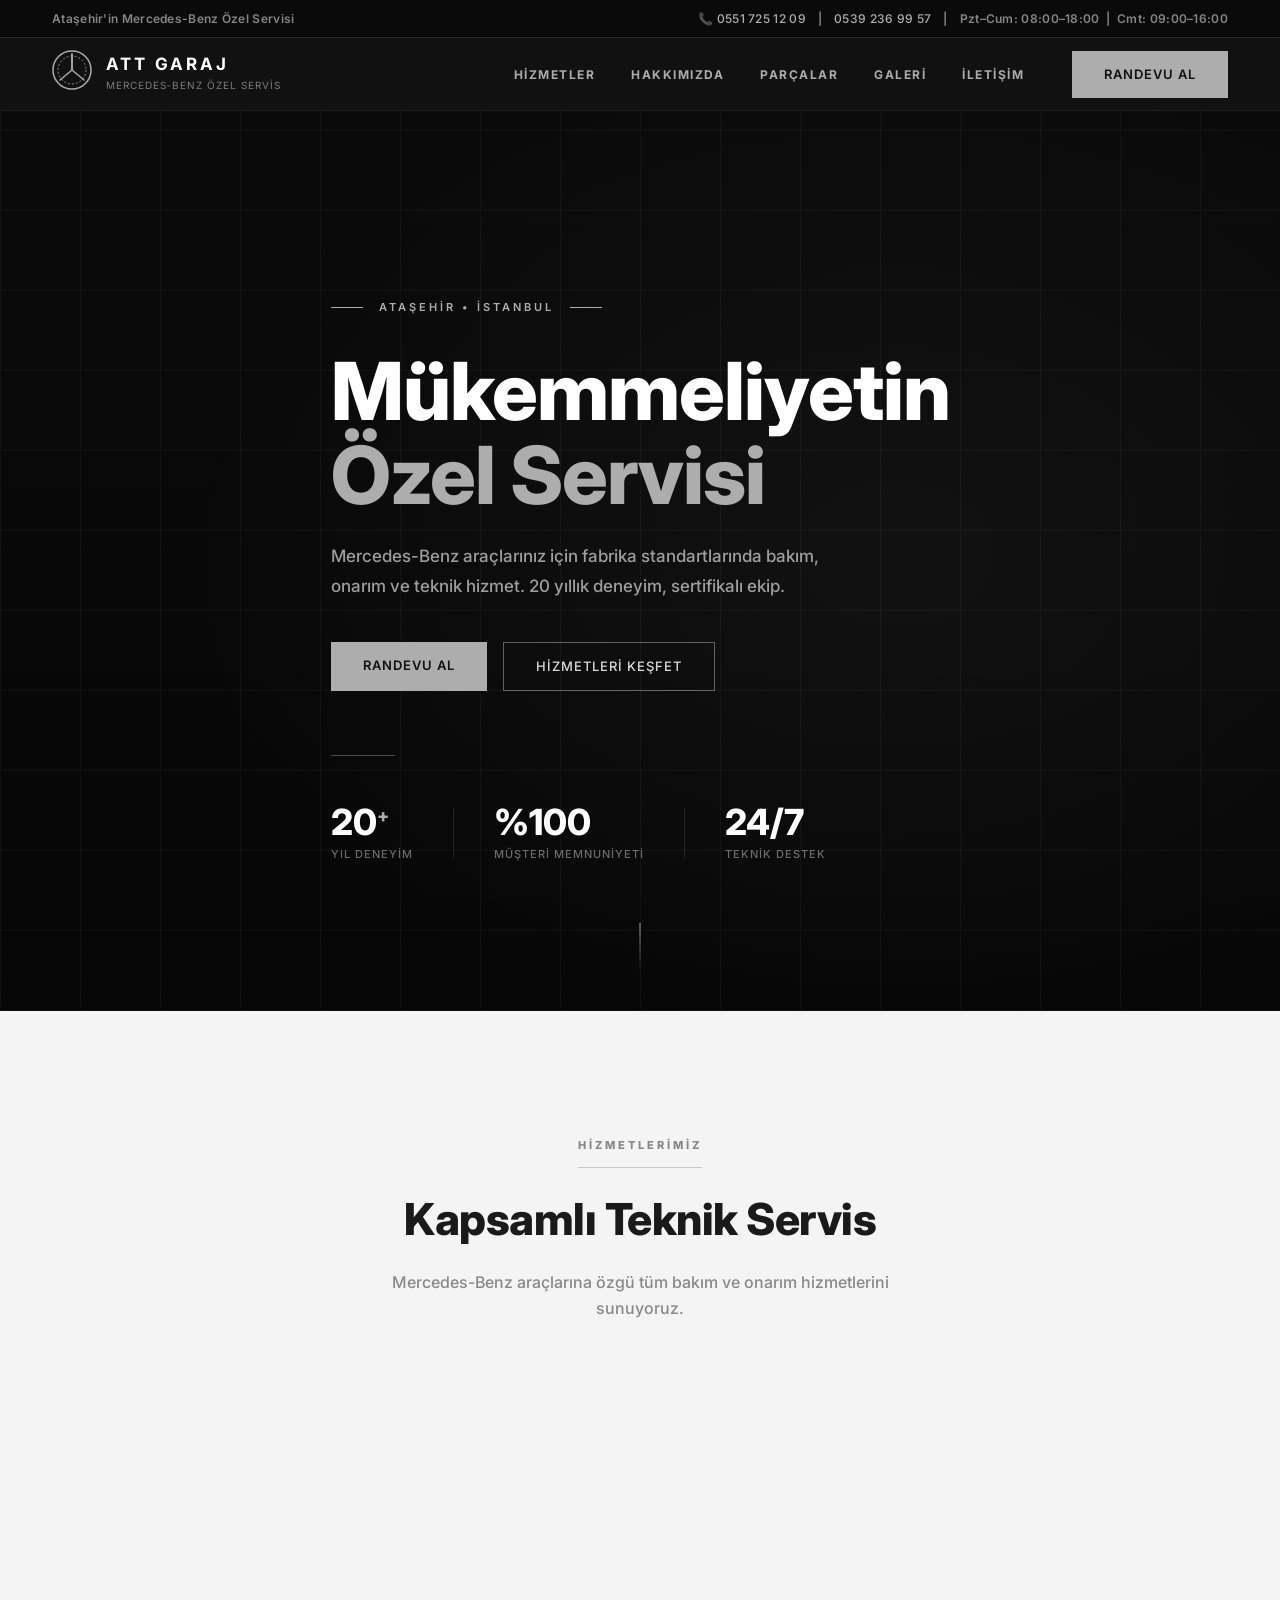
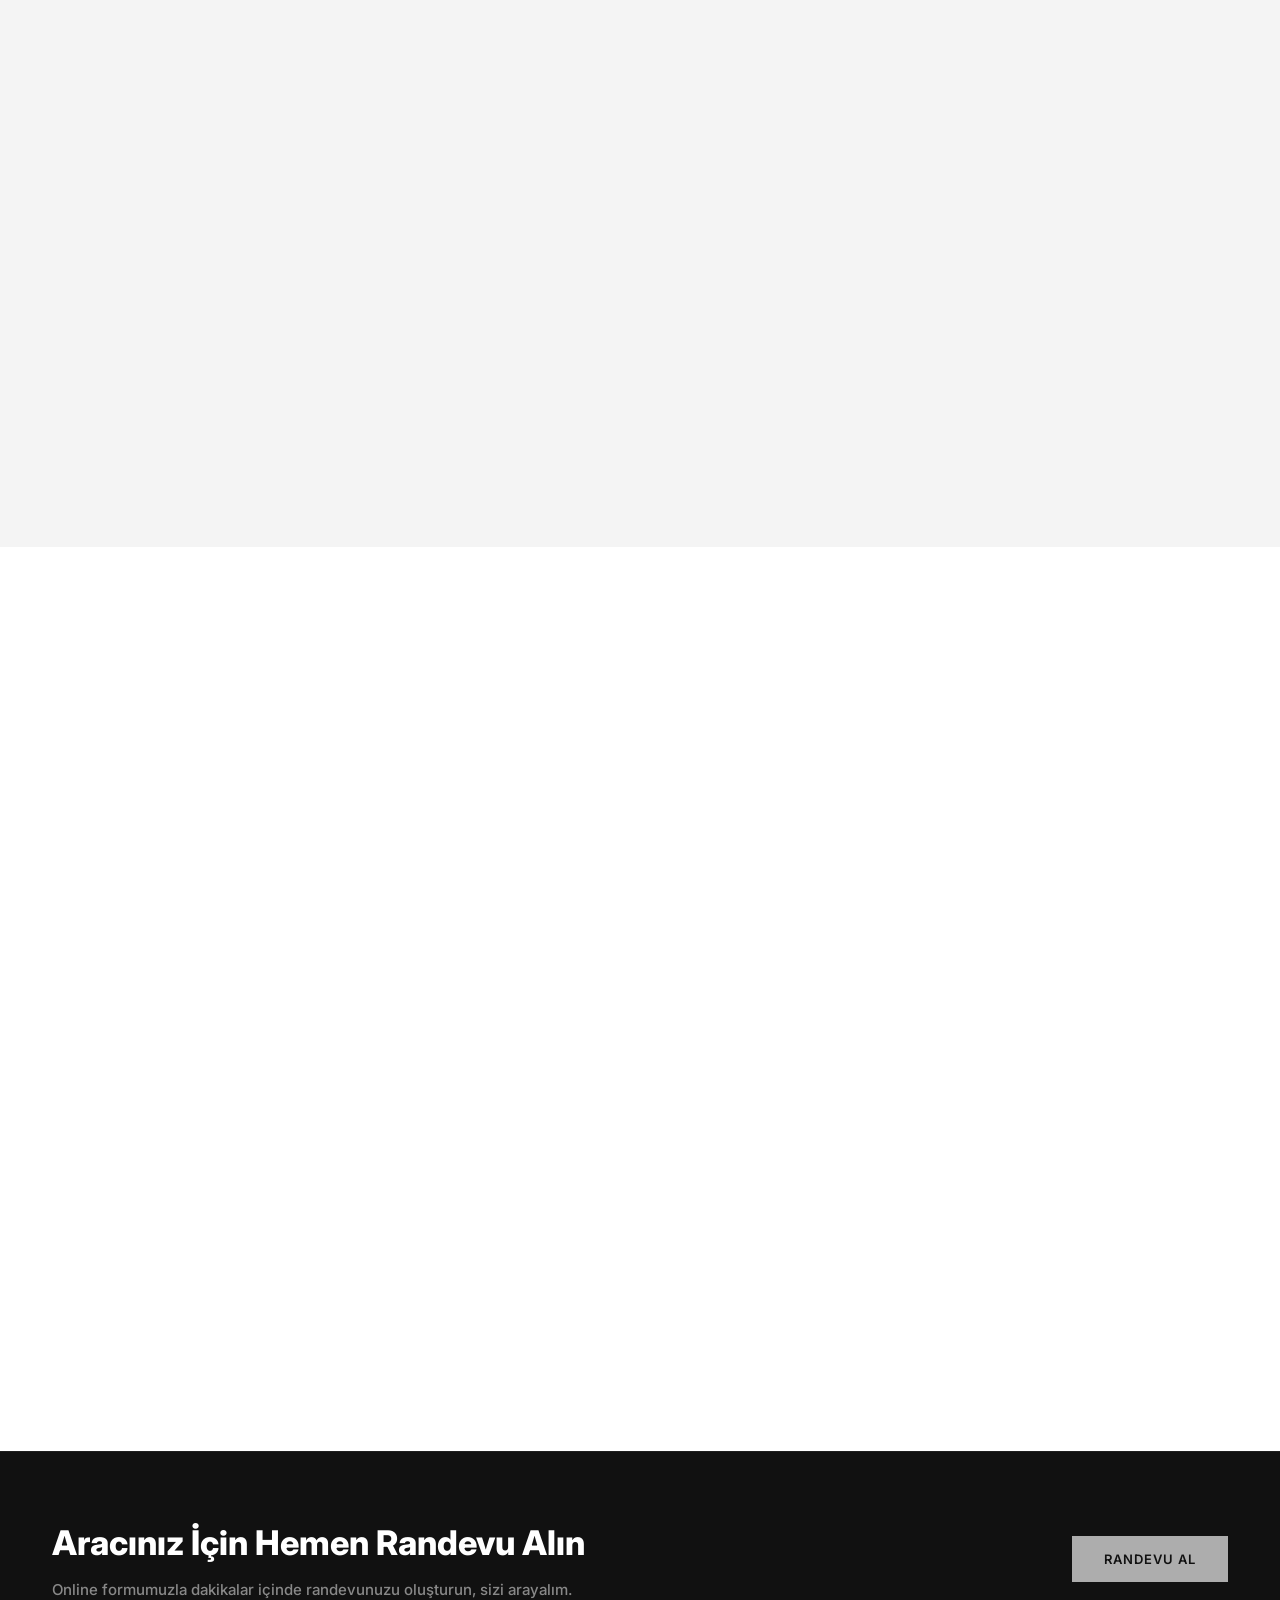
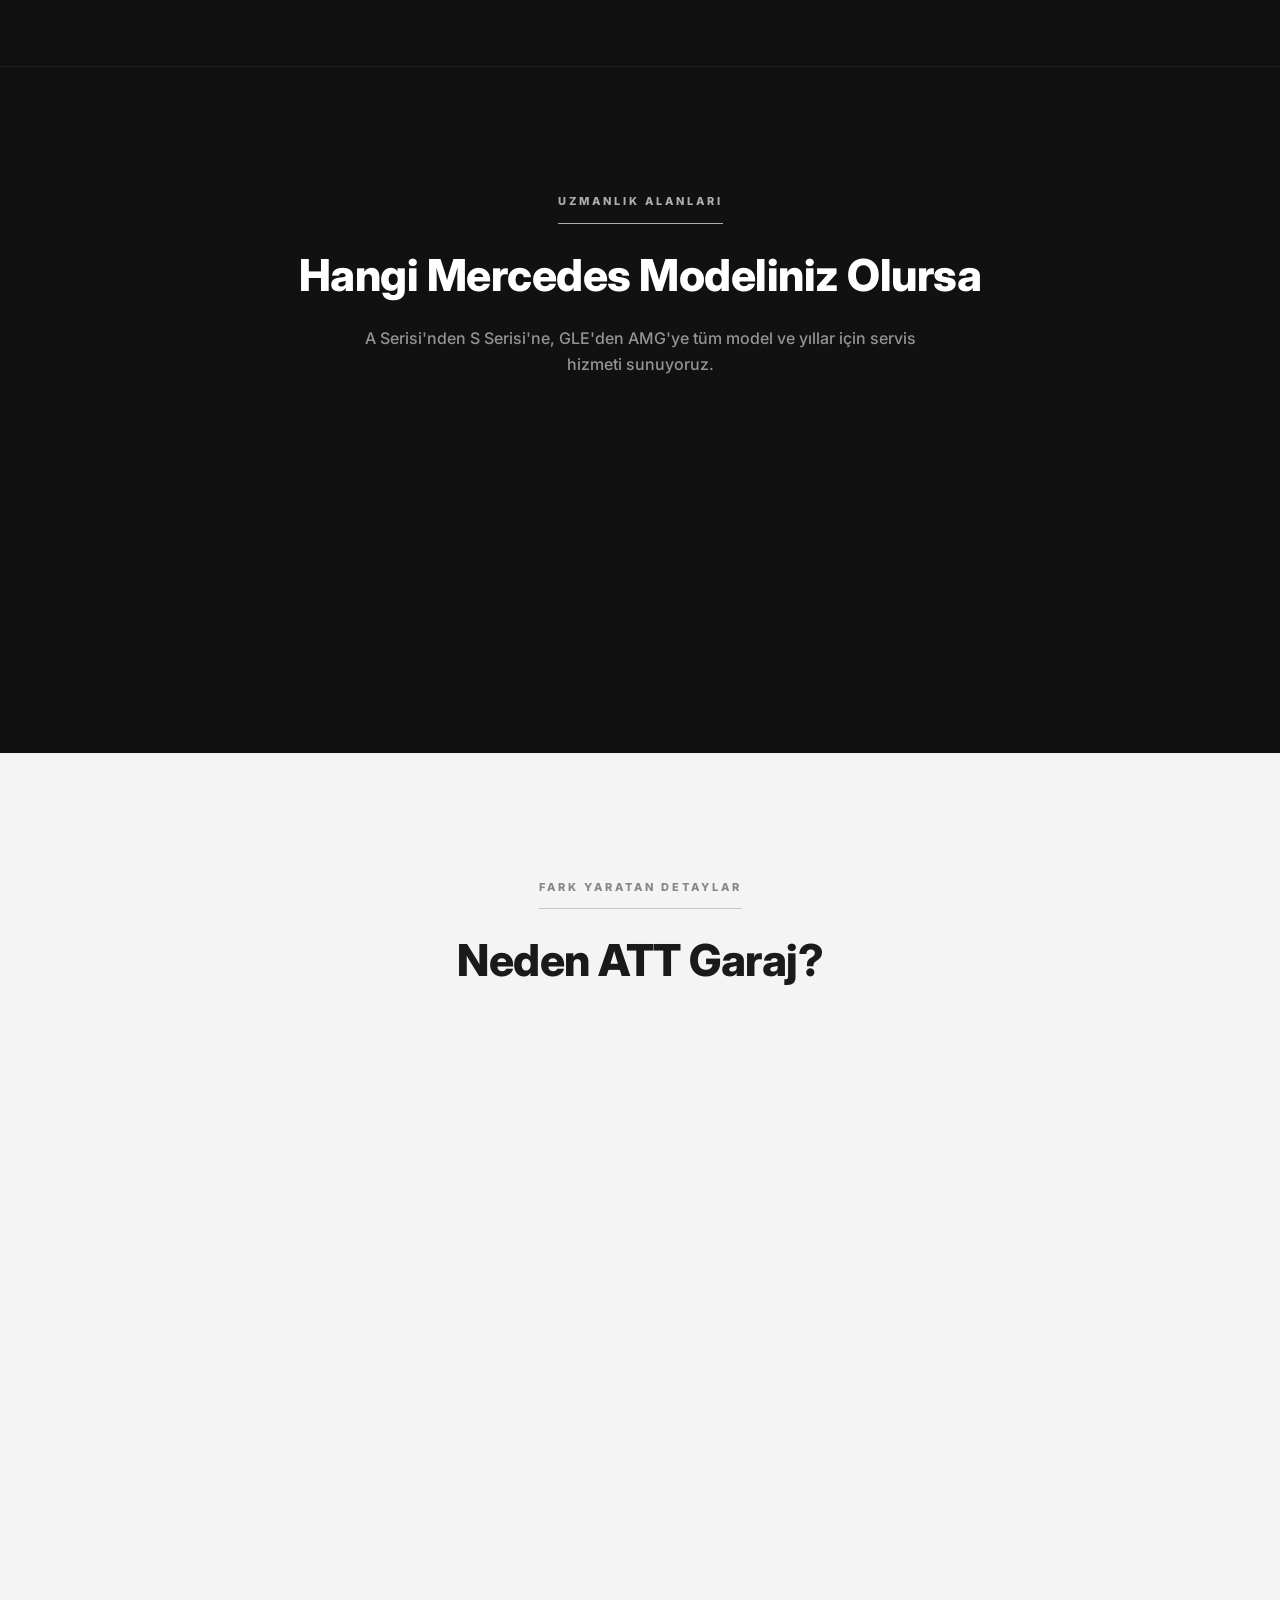
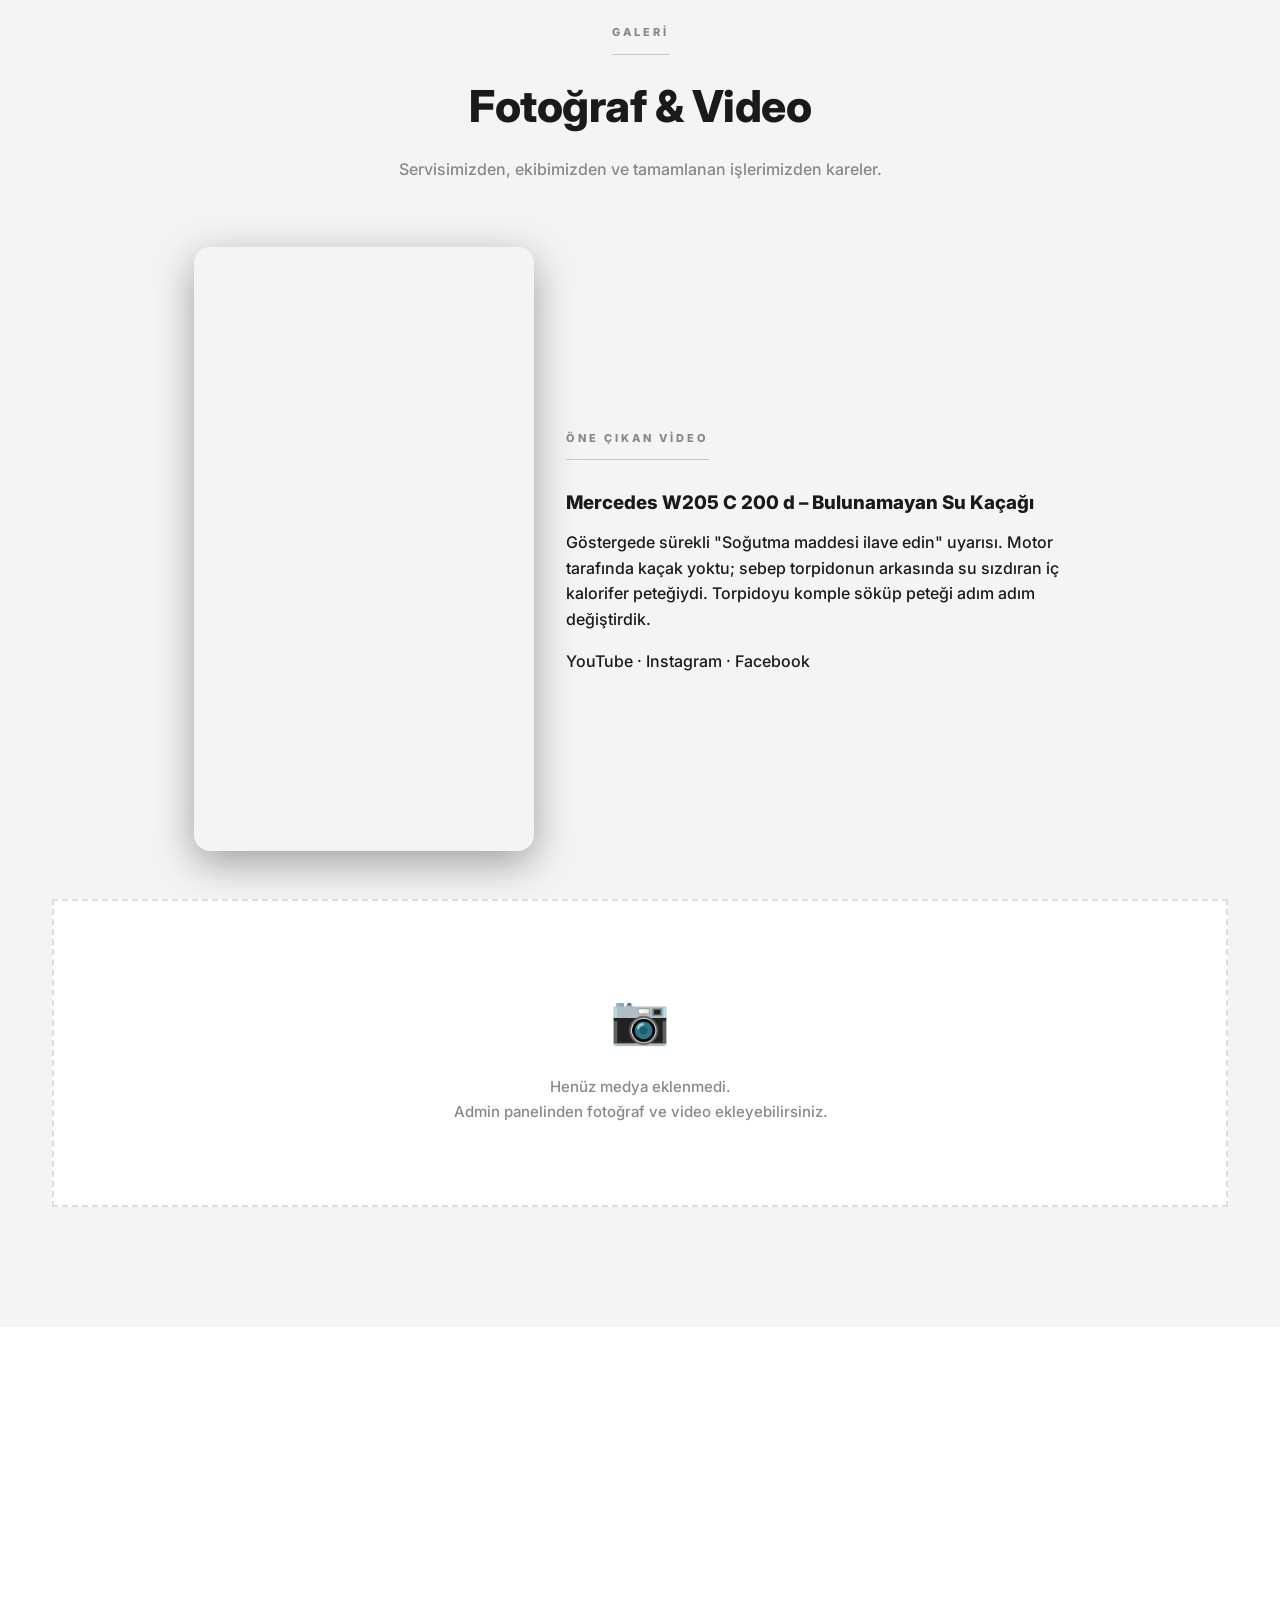
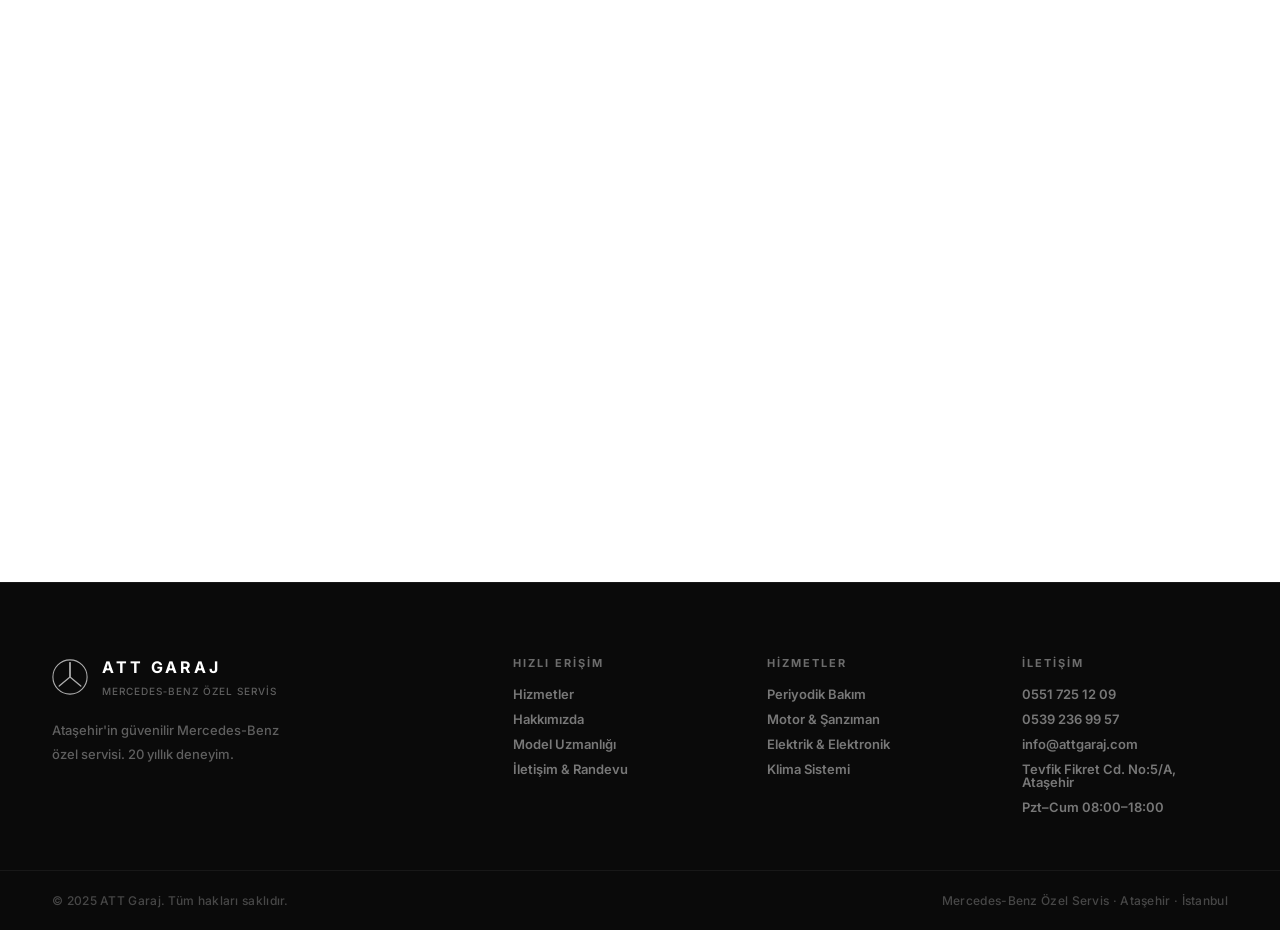
<file: index.html>
<!DOCTYPE html>
<html lang="tr">
<head>
  <meta charset="UTF-8" />
  <meta name="viewport" content="width=device-width, initial-scale=1.0" />
  <title>ATT Garaj — Mercedes-Benz Özel Servis | Ataşehir</title>
  <link rel="stylesheet" href="style.css" />
  <link rel="preconnect" href="https://fonts.googleapis.com" />
  <link href="https://fonts.googleapis.com/css2?family=Inter:wght@300;400;500;600;700&display=swap" rel="stylesheet" />
</head>
<body>

  <!-- TOP BAR -->
  <div class="topbar">
    <div class="container topbar-inner">
      <span>Ataşehir'in Mercedes-Benz Özel Servisi</span>
      <div class="topbar-right">
        <a href="tel:+905517251209">📞 0551 725 12 09</a>
        <span>|</span>
        <a href="tel:+905392369957">0539 236 99 57</a>
        <span>|</span>
        <span>Pzt–Cum: 08:00–18:00 &nbsp;|&nbsp; Cmt: 09:00–16:00</span>
      </div>
    </div>
  </div>

  <!-- NAVBAR -->
  <header class="navbar" id="navbar">
    <div class="container nav-inner">
      <a href="#" class="logo">
        <div class="logo-emblem">
          <svg viewBox="0 0 40 40" fill="none" xmlns="http://www.w3.org/2000/svg" width="40" height="40">
            <circle cx="20" cy="20" r="19" stroke="#ADADAD" stroke-width="1.5"/>
            <circle cx="20" cy="20" r="14" stroke="#ADADAD" stroke-width="0.8" stroke-dasharray="2 2"/>
            <path d="M20 4 L20 20 L32 30" stroke="#ADADAD" stroke-width="1.5" stroke-linecap="round"/>
            <path d="M20 4 L20 20 L8 30" stroke="#ADADAD" stroke-width="1.5" stroke-linecap="round"/>
          </svg>
        </div>
        <div class="logo-text-wrap">
          <span class="logo-main">ATT GARAJ</span>
          <span class="logo-sub">Mercedes‑Benz Özel Servis</span>
        </div>
      </a>
      <nav class="nav-links">
        <a href="#hizmetler">Hizmetler</a>
        <a href="hakkimizda.html">Hakkımızda</a>
        <a href="parcalar.html">Parçalar</a>
        <a href="#galeri">Galeri</a>
        <a href="#iletisim">İletişim</a>
      </nav>
      <a href="randevu.html" class="btn-silver nav-cta">Randevu Al</a>
      <button class="hamburger" id="hamburger">
        <span></span><span></span><span></span>
      </button>
    </div>
    <nav class="mobile-menu" id="mobileMenu">
      <a href="#hizmetler">Hizmetler</a>
      <a href="hakkimizda.html">Hakkımızda</a>
      <a href="parcalar.html">Parçalar</a>
      <a href="#galeri">Galeri</a>
      <a href="#iletisim">İletişim</a>
      <a href="randevu.html" class="btn-silver mobile-cta">Randevu Al</a>
    </nav>
  </header>

  <!-- HERO -->
  <section class="hero" id="home">
    <div class="hero-bg">
      <div class="hero-gradient"></div>
      <div class="hero-pattern"></div>
    </div>
    <div class="container hero-content">
      <div class="hero-label">
        <span class="label-line"></span>
        <span>Ataşehir • İstanbul</span>
        <span class="label-line"></span>
      </div>
      <h1>Mükemmeliyetin<br /><em>Özel Servisi</em></h1>
      <p>Mercedes-Benz araçlarınız için fabrika standartlarında bakım, onarım ve teknik hizmet. 20 yıllık deneyim, sertifikalı ekip.</p>
      <div class="hero-cta">
        <a href="#iletisim" class="btn-silver">Randevu Al</a>
        <a href="#hizmetler" class="btn-ghost">Hizmetleri Keşfet</a>
      </div>
      <div class="hero-divider"></div>
      <div class="hero-stats">
        <div class="stat">
          <span class="stat-num">20<sup>+</sup></span>
          <span class="stat-label">Yıl Deneyim</span>
        </div>
        <div class="stat-sep"></div>
        <div class="stat">
          <span class="stat-num">%100</span>
          <span class="stat-label">Müşteri Memnuniyeti</span>
        </div>
        <div class="stat-sep"></div>
        <div class="stat">
          <span class="stat-num">24/7</span>
          <span class="stat-label">Teknik Destek</span>
        </div>
      </div>
    </div>
    <div class="hero-scroll">
      <span></span>
    </div>
  </section>

  <!-- HİZMETLER -->
  <section class="services" id="hizmetler">
    <div class="container">
      <div class="section-header">
        <span class="section-tag">Hizmetlerimiz</span>
        <h2>Kapsamlı Teknik Servis</h2>
        <p>Mercedes-Benz araçlarına özgü tüm bakım ve onarım hizmetlerini sunuyoruz.</p>
      </div>
      <div class="services-grid">
        <div class="svc-card" data-animate>
          <div class="svc-num">01</div>
          <div class="svc-icon">
            <svg viewBox="0 0 48 48" fill="none" width="36" height="36"><circle cx="24" cy="24" r="20" stroke="#ADADAD" stroke-width="1.5"/><path d="M24 12v12l8 8" stroke="#ADADAD" stroke-width="2" stroke-linecap="round"/></svg>
          </div>
          <h3>Periyodik Bakım</h3>
          <p>Motor yağı, filtre değişimi ve A/B servis bakımları fabrika spesifikasyonlarına uygun olarak yapılır.</p>
          <div class="svc-arrow">→</div>
        </div>
        <div class="svc-card" data-animate>
          <div class="svc-num">02</div>
          <div class="svc-icon">
            <svg viewBox="0 0 48 48" fill="none" width="36" height="36"><rect x="8" y="16" width="32" height="20" rx="3" stroke="#ADADAD" stroke-width="1.5"/><path d="M16 16V12a8 8 0 0116 0v4" stroke="#ADADAD" stroke-width="1.5"/></svg>
          </div>
          <h3>Motor & Şanzıman</h3>
          <p>Motor revizyonu, şanzıman bakımı ve yüksek performanslı AMG motor onarımları.</p>
          <div class="svc-arrow">→</div>
        </div>
        <div class="svc-card" data-animate>
          <div class="svc-num">03</div>
          <div class="svc-icon">
            <svg viewBox="0 0 48 48" fill="none" width="36" height="36"><circle cx="16" cy="36" r="6" stroke="#ADADAD" stroke-width="1.5"/><circle cx="36" cy="36" r="6" stroke="#ADADAD" stroke-width="1.5"/><path d="M8 20h32l-4-8H12L8 20z" stroke="#ADADAD" stroke-width="1.5"/></svg>
          </div>
          <h3>Süspansiyon & Fren</h3>
          <p>Fren balatası, disk, amortisör ve direksiyon sistemi bakım ve değişim işlemleri.</p>
          <div class="svc-arrow">→</div>
        </div>
        <div class="svc-card" data-animate>
          <div class="svc-num">04</div>
          <div class="svc-icon">
            <svg viewBox="0 0 48 48" fill="none" width="36" height="36"><path d="M12 24h24M24 12v24" stroke="#ADADAD" stroke-width="2" stroke-linecap="round"/><circle cx="24" cy="24" r="18" stroke="#ADADAD" stroke-width="1.5"/></svg>
          </div>
          <h3>Elektrik & Elektronik</h3>
          <p>STAR Diagnostic sistemi ile arıza tespiti, ECU güncellemesi ve elektrik sistemi onarımı.</p>
          <div class="svc-arrow">→</div>
        </div>
        <div class="svc-card" data-animate>
          <div class="svc-num">05</div>
          <div class="svc-icon">
            <svg viewBox="0 0 48 48" fill="none" width="36" height="36"><path d="M10 28C10 22 14 16 24 16s14 6 14 12" stroke="#ADADAD" stroke-width="1.5" stroke-linecap="round"/><path d="M18 36h12" stroke="#ADADAD" stroke-width="2" stroke-linecap="round"/><path d="M20 32l4-8 4 8" stroke="#ADADAD" stroke-width="1.5" stroke-linecap="round" stroke-linejoin="round"/></svg>
          </div>
          <h3>Klima Sistemi</h3>
          <p>Klima dolum, soğutucu gaz değişimi ve Mercedes Airmatic hava süspansiyon bakımı.</p>
          <div class="svc-arrow">→</div>
        </div>
        <div class="svc-card" data-animate>
          <div class="svc-num">06</div>
          <div class="svc-icon">
            <svg viewBox="0 0 48 48" fill="none" width="36" height="36"><path d="M24 8l4 10h10l-8 6 3 10-9-6-9 6 3-10-8-6h10z" stroke="#ADADAD" stroke-width="1.5" stroke-linejoin="round"/></svg>
          </div>
          <h3>Garantili İşçilik</h3>
          <p>Tüm bakım ve onarım işlemlerimiz yazılı garanti kapsamındadır. Orijinal yedek parça kullanımı.</p>
          <div class="svc-arrow">→</div>
        </div>
      </div>
    </div>
  </section>

  <!-- HAKKIMIZDA -->
  <section class="about" id="hakkimizda">
    <div class="container about-inner">
      <div class="about-visual" data-animate>
        <div class="about-card-main">
          <div class="about-icon-large">
            <svg viewBox="0 0 120 120" fill="none" width="120" height="120">
              <circle cx="60" cy="60" r="56" stroke="#ADADAD" stroke-width="1"/>
              <circle cx="60" cy="60" r="44" stroke="#ADADAD" stroke-width="0.5" stroke-dasharray="3 3"/>
              <path d="M60 16 L60 60 L88 80" stroke="#ADADAD" stroke-width="2" stroke-linecap="round"/>
              <path d="M60 16 L60 60 L32 80" stroke="#ADADAD" stroke-width="2" stroke-linecap="round"/>
            </svg>
          </div>
          <div class="about-card-label">ATT GARAJ</div>
          <div class="about-card-sub">Mercedes-Benz Özel Servis</div>
          <div class="about-card-sub">Ataşehir, İstanbul</div>
        </div>
        <div class="about-badge-list">
          <div class="about-badge">⚙️ STAR Diagnostic</div>
          <div class="about-badge">🔩 Orijinal Parça</div>
          <div class="about-badge">📋 Yazılı Garanti</div>
        </div>
      </div>
      <div class="about-text" data-animate>
        <span class="section-tag">Hakkımızda</span>
        <h2>20 Yıllık Güven,<br />Mercedes Uzmanlığı</h2>
        <p>ATT Garaj olarak Ataşehir'de 2004 yılından bu yana yalnızca Mercedes-Benz araçlarına özel servis hizmeti sunmaktayız. Yetkili servis kalitesini uygun maliyetle birleştiren felsefemiz, binlerce Mercedes sahibinin tercih sebebi olmuştur.</p>
        <p>Ekibimiz Mercedes-Benz sertifikalı teknisyenlerden oluşmakta; STAR Diagnostic ekipmanı ve orijinal yedek parçalar kullanılmaktadır.</p>
        <div class="about-features">
          <div class="af-item">
            <div class="af-dot"></div>
            <span>Mercedes-Benz sertifikalı teknisyenler</span>
          </div>
          <div class="af-item">
            <div class="af-dot"></div>
            <span>STAR Diagnostic orijinal teşhis ekipmanı</span>
          </div>
          <div class="af-item">
            <div class="af-dot"></div>
            <span>%100 orijinal ve garantili yedek parça</span>
          </div>
          <div class="af-item">
            <div class="af-dot"></div>
            <span>Şeffaf fiyat, sürpriz ücret yok</span>
          </div>
          <div class="af-item">
            <div class="af-dot"></div>
            <span>Teslimde detaylı teknik rapor</span>
          </div>
          <div class="af-item">
            <div class="af-dot"></div>
            <span>Tüm Mercedes modelleri — C, E, S, GLE, AMG</span>
          </div>
        </div>
        <a href="hakkimizda.html" class="btn-silver">Tüm Hikayemizi Okuyun →</a>
      </div>
    </div>
  </section>

  <!-- RANDEVU CTA -->
  <section class="randevu-cta">
    <div class="container rcta-inner">
      <div class="rcta-text">
        <h2>Aracınız İçin Hemen Randevu Alın</h2>
        <p>Online formumuzla dakikalar içinde randevunuzu oluşturun, sizi arayalım.</p>
      </div>
      <a href="randevu.html" class="btn-silver">Randevu Al</a>
    </div>
  </section>

  <!-- UZMANLIK -->
  <section class="expertise" id="uzmanlık">
    <div class="container">
      <div class="section-header light">
        <span class="section-tag silver">Uzmanlık Alanları</span>
        <h2>Hangi Mercedes Modeliniz Olursa</h2>
        <p>A Serisi'nden S Serisi'ne, GLE'den AMG'ye tüm model ve yıllar için servis hizmeti sunuyoruz.</p>
      </div>
      <div class="models-grid">
        <div class="model-item" data-animate>A Serisi</div>
        <div class="model-item" data-animate>C Serisi</div>
        <div class="model-item" data-animate>E Serisi</div>
        <div class="model-item" data-animate>S Serisi</div>
        <div class="model-item" data-animate>GLA / GLB</div>
        <div class="model-item" data-animate>GLC / GLE</div>
        <div class="model-item" data-animate>GLS / G</div>
        <div class="model-item featured" data-animate>AMG</div>
      </div>
    </div>
  </section>

  <!-- NEDEN BİZ -->
  <section class="why" id="neden">
    <div class="container">
      <div class="section-header">
        <span class="section-tag">Fark Yaratan Detaylar</span>
        <h2>Neden ATT Garaj?</h2>
      </div>
      <div class="why-grid">
        <div class="why-card" data-animate>
          <div class="why-num">01</div>
          <h3>Yetkili Kalitesi,<br/>Özel Fiyat</h3>
          <p>Fabrika standartlarında hizmet, yetkili servis fiyatlarının çok altında maliyetle.</p>
        </div>
        <div class="why-card why-card--accent" data-animate>
          <div class="why-num">02</div>
          <h3>Şeffaf<br/>Fiyatlandırma</h3>
          <p>İşlem öncesi yazılı teklif, onayınız olmadan hiçbir ek maliyet çıkmaz.</p>
        </div>
        <div class="why-card" data-animate>
          <div class="why-num">03</div>
          <h3>Hızlı<br/>Teslim</h3>
          <p>Çoğu periyodik bakım aynı gün teslim. Büyük onarımlar için gerçekçi süre taahhüdü.</p>
        </div>
        <div class="why-card" data-animate>
          <div class="why-num">04</div>
          <h3>Araç Takip<br/>Sistemi</h3>
          <p>Servis sürecinde aracınızın durumunu WhatsApp üzerinden anlık olarak takip edebilirsiniz.</p>
        </div>
      </div>
    </div>
  </section>

  <!-- GALERİ & MEDYA -->
  <section class="media-section" id="galeri">
    <div class="container">
      <div class="section-header">
        <span class="section-tag">Galeri</span>
        <h2>Fotoğraf & Video</h2>
        <p>Servisimizden, ekibimizden ve tamamlanan işlerimizden kareler.</p>
      </div>
      <!-- ÖNE ÇIKAN VİDEO -->
      <article class="featured-video" style="display:flex;flex-wrap:wrap;gap:32px;align-items:center;justify-content:center;margin-bottom:48px;">
        <div style="width:100%;max-width:340px;aspect-ratio:9/16;border-radius:16px;overflow:hidden;box-shadow:0 12px 40px rgba(0,0,0,.35);">
          <iframe src="https://www.youtube-nocookie.com/embed/3Q8j-OWotjc" title="Mercedes W205 C 200 d Bulunamayan Su Kaçağı | İç Kalorifer Peteği Değişimi" loading="lazy" style="width:100%;height:100%;border:0;" allow="accelerometer; encrypted-media; gyroscope; picture-in-picture; web-share" allowfullscreen></iframe>
        </div>
        <div style="flex:1;min-width:260px;max-width:520px;">
          <span class="section-tag">Öne Çıkan Video</span>
          <h3 style="margin:12px 0;">Mercedes W205 C 200 d – Bulunamayan Su Kaçağı</h3>
          <p>Göstergede sürekli "Soğutma maddesi ilave edin" uyarısı. Motor tarafında kaçak yoktu; sebep torpidonun arkasında su sızdıran iç kalorifer peteğiydi. Torpidoyu komple söküp peteği adım adım değiştirdik.</p>
          <p style="margin-top:16px;">
            <a href="https://youtu.be/3Q8j-OWotjc" target="_blank" rel="noopener">YouTube</a> ·
            <a href="https://www.instagram.com/reel/De_jR6UP4Wp/" target="_blank" rel="noopener">Instagram</a> ·
            <a href="https://www.facebook.com/109665947569272/videos/1642037317707184" target="_blank" rel="noopener">Facebook</a>
          </p>
        </div>
        <script type="application/ld+json">
        {"@context":"https://schema.org","@type":"VideoObject",
         "name":"Mercedes W205 C 200 d Bulunamayan Su Kaçağı | İç Kalorifer Peteği Değişimi",
         "description":"Mercedes-Benz W205 C 200 d'de bulunamayan su kaçağı: sebep torpido arkasındaki iç kalorifer peteği. ATT Garaj, Ataşehir / İstanbul.",
         "thumbnailUrl":"https://i.ytimg.com/vi/3Q8j-OWotjc/maxresdefault.jpg",
         "uploadDate":"2026-10-27","duration":"PT9M40S",
         "contentUrl":"https://youtu.be/3Q8j-OWotjc","embedUrl":"https://www.youtube.com/embed/3Q8j-OWotjc",
         "publisher":{"@type":"AutoRepair","name":"ATT Garaj","telephone":"+905392369957","address":{"@type":"PostalAddress","addressLocality":"Ataşehir","addressRegion":"İstanbul","addressCountry":"TR"}}}
        </script>
      </article>
      <div class="media-grid" id="mediaGrid">
        <!-- localStorage'dan dinamik olarak dolacak -->
        <div class="media-empty" id="mediaEmpty">
          <div class="media-empty-icon">📷</div>
          <p>Henüz medya eklenmedi.<br/>Admin panelinden fotoğraf ve video ekleyebilirsiniz.</p>
</div>
      </div>
      <div class="media-more" id="mediaMore" style="display:none;">
        <a href="#" class="btn-ghost-dark" id="loadMoreBtn">Daha Fazla Göster</a>
      </div>
    </div>
  </section>

  <!-- İLETİŞİM -->
  <section class="contact" id="iletisim">
    <div class="container contact-inner contact-simple">
      <div class="contact-info" data-animate>
        <span class="section-tag">İletişim</span>
        <h2>Bize Ulaşın</h2>
        <p>Randevu almak ya da bilgi almak için aşağıdaki kanalları kullanabilirsiniz.</p>
        <div class="contact-items">
          <div class="ci">
            <div class="ci-icon">
              <svg viewBox="0 0 24 24" fill="none" width="20" height="20"><path d="M12 2C8.13 2 5 5.13 5 9c0 5.25 7 13 7 13s7-7.75 7-13c0-3.87-3.13-7-7-7zm0 9.5a2.5 2.5 0 110-5 2.5 2.5 0 010 5z" fill="#ADADAD"/></svg>
            </div>
            <div>
              <strong>Adres</strong>
              <p>Küçükbakkalköy, Tevfik Fikret Cd. No:5/A<br/>34750 Ataşehir / İstanbul</p>
            </div>
          </div>
          <div class="ci">
            <div class="ci-icon">
              <svg viewBox="0 0 24 24" fill="none" width="20" height="20"><path d="M6.62 10.79a15.05 15.05 0 006.59 6.59l2.2-2.2a1 1 0 011.01-.24c1.12.37 2.33.57 3.58.57a1 1 0 011 1V20a1 1 0 01-1 1C10.18 21 3 13.82 3 5a1 1 0 011-1h3.5a1 1 0 011 1c0 1.25.2 2.46.57 3.58a1 1 0 01-.25 1.01l-2.2 2.2z" fill="#ADADAD"/></svg>
            </div>
            <div>
              <strong>Telefon</strong>
              <p><a href="tel:+905517251209">0551 725 12 09</a><br/><a href="tel:+905392369957">0539 236 99 57</a></p>
            </div>
          </div>
          <div class="ci">
            <div class="ci-icon">
              <svg viewBox="0 0 24 24" fill="none" width="20" height="20"><path d="M12 2C6.48 2 2 6.48 2 12s4.48 10 10 10 10-4.48 10-10S17.52 2 12 2zm.5 5v5.25l4.5 2.67-.75 1.23L11 13V7h1.5z" fill="#ADADAD"/></svg>
            </div>
            <div>
              <strong>Çalışma Saatleri</strong>
              <p>Pazartesi – Cuma: 08:00 – 18:00<br/>Cumartesi: 09:00 – 16:00</p>
            </div>
          </div>
          <div class="ci">
            <div class="ci-icon">
              <svg viewBox="0 0 24 24" fill="none" width="20" height="20"><path d="M20 4H4a2 2 0 00-2 2v12a2 2 0 002 2h16a2 2 0 002-2V6a2 2 0 00-2-2zm0 4l-8 5-8-5V6l8 5 8-5v2z" fill="#ADADAD"/></svg>
            </div>
            <div>
              <strong>E-posta</strong>
              <p><a href="mailto:info@attgaraj.com">info@attgaraj.com</a></p>
            </div>
          </div>
        </div>
        <a href="randevu.html" class="btn-silver" style="margin-top:36px;">Online Randevu Al →</a>
      </div>
      <div class="contact-map-col" data-animate>
        <iframe
          src="https://www.google.com/maps/embed?pb=!1m18!1m12!1m3!1d3010.5!2d29.1012!3d40.9890!2m3!1f0!2f0!3f0!3m2!1i1024!2i768!4f13.1!3m3!1m2!1s0x14cac7a3e3b2c3b7%3A0x1!2sTevfik+Fikret+Cd.+No%3A5%2FA%2C+K%C3%BC%C3%A7%C3%BCkbakkalk%C3%B6y%2C+Ata%C5%9Fehir%2C+%C4%B0stanbul!5e0!3m2!1str!2str!4v1699999999999"
          width="100%" height="100%" style="border:0;min-height:400px;" allowfullscreen loading="lazy">
        </iframe>
      </div>
    </div>
  </section>

  <!-- FOOTER -->
  <footer class="footer">
    <div class="container footer-inner">
      <div class="footer-brand">
        <div class="footer-logo">
          <svg viewBox="0 0 40 40" fill="none" width="36" height="36">
            <circle cx="20" cy="20" r="19" stroke="#ADADAD" stroke-width="1.2"/>
            <path d="M20 4 L20 20 L32 30" stroke="#ADADAD" stroke-width="1.5" stroke-linecap="round"/>
            <path d="M20 4 L20 20 L8 30" stroke="#ADADAD" stroke-width="1.5" stroke-linecap="round"/>
          </svg>
          <div>
            <span class="footer-name">ATT GARAJ</span>
            <span class="footer-sub">Mercedes‑Benz Özel Servis</span>
          </div>
        </div>
        <p>Ataşehir'in güvenilir Mercedes-Benz özel servisi. 20 yıllık deneyim.</p>
      </div>
      <div class="footer-links-col">
        <strong>Hızlı Erişim</strong>
        <a href="#hizmetler">Hizmetler</a>
        <a href="#hakkimizda">Hakkımızda</a>
        <a href="#uzmanlık">Model Uzmanlığı</a>
        <a href="#iletisim">İletişim & Randevu</a>
      </div>
      <div class="footer-links-col">
        <strong>Hizmetler</strong>
        <a href="#hizmetler">Periyodik Bakım</a>
        <a href="#hizmetler">Motor & Şanzıman</a>
        <a href="#hizmetler">Elektrik & Elektronik</a>
        <a href="#hizmetler">Klima Sistemi</a>
      </div>
      <div class="footer-links-col">
        <strong>İletişim</strong>
        <a href="tel:+905517251209">0551 725 12 09</a>
        <a href="tel:+905392369957">0539 236 99 57</a>
        <a href="mailto:info@attgaraj.com">info@attgaraj.com</a>
        <span>Tevfik Fikret Cd. No:5/A, Ataşehir</span>
        <span>Pzt–Cum 08:00–18:00</span>
      </div>
    </div>
    <div class="footer-bottom">
      <div class="container footer-bottom-inner">
        <span>© 2025 ATT Garaj. Tüm hakları saklıdır.</span>
        <span>Mercedes-Benz Özel Servis · Ataşehir · İstanbul</span>
      </div>
    </div>
  </footer>

  <script src="script.js"></script>
  <script>
    // Galeri: localStorage'dan medya yükle
    (function loadGaleri() {
      const list = JSON.parse(localStorage.getItem('att_medya') || '[]');
      const grid = document.getElementById('mediaGrid');
      const empty = document.getElementById('mediaEmpty');
      const more = document.getElementById('mediaMore');
      if (!list.length) return;
      empty.style.display = 'none';
      const show = list.slice(0, 9);
      show.forEach(m => {
        const el = document.createElement('div');
        el.className = 'media-item';
        el.setAttribute('data-animate', '');
        if (m.tur === 'resim') {
          el.innerHTML = `<img src="${m.url}" alt="${m.baslik||''}" loading="lazy" /><div class="media-item-overlay"><span class="media-item-caption">${m.baslik||''}</span></div>`;
        } else {
          el.className = 'media-item media-item-video';
          el.innerHTML = `<iframe src="${m.url}" allowfullscreen loading="lazy"></iframe>`;
        }
        grid.insertBefore(el, empty);
      });
      if (list.length > 9) { more.style.display = 'block'; }
    })();
  </script>
</body>
</html>
</file>
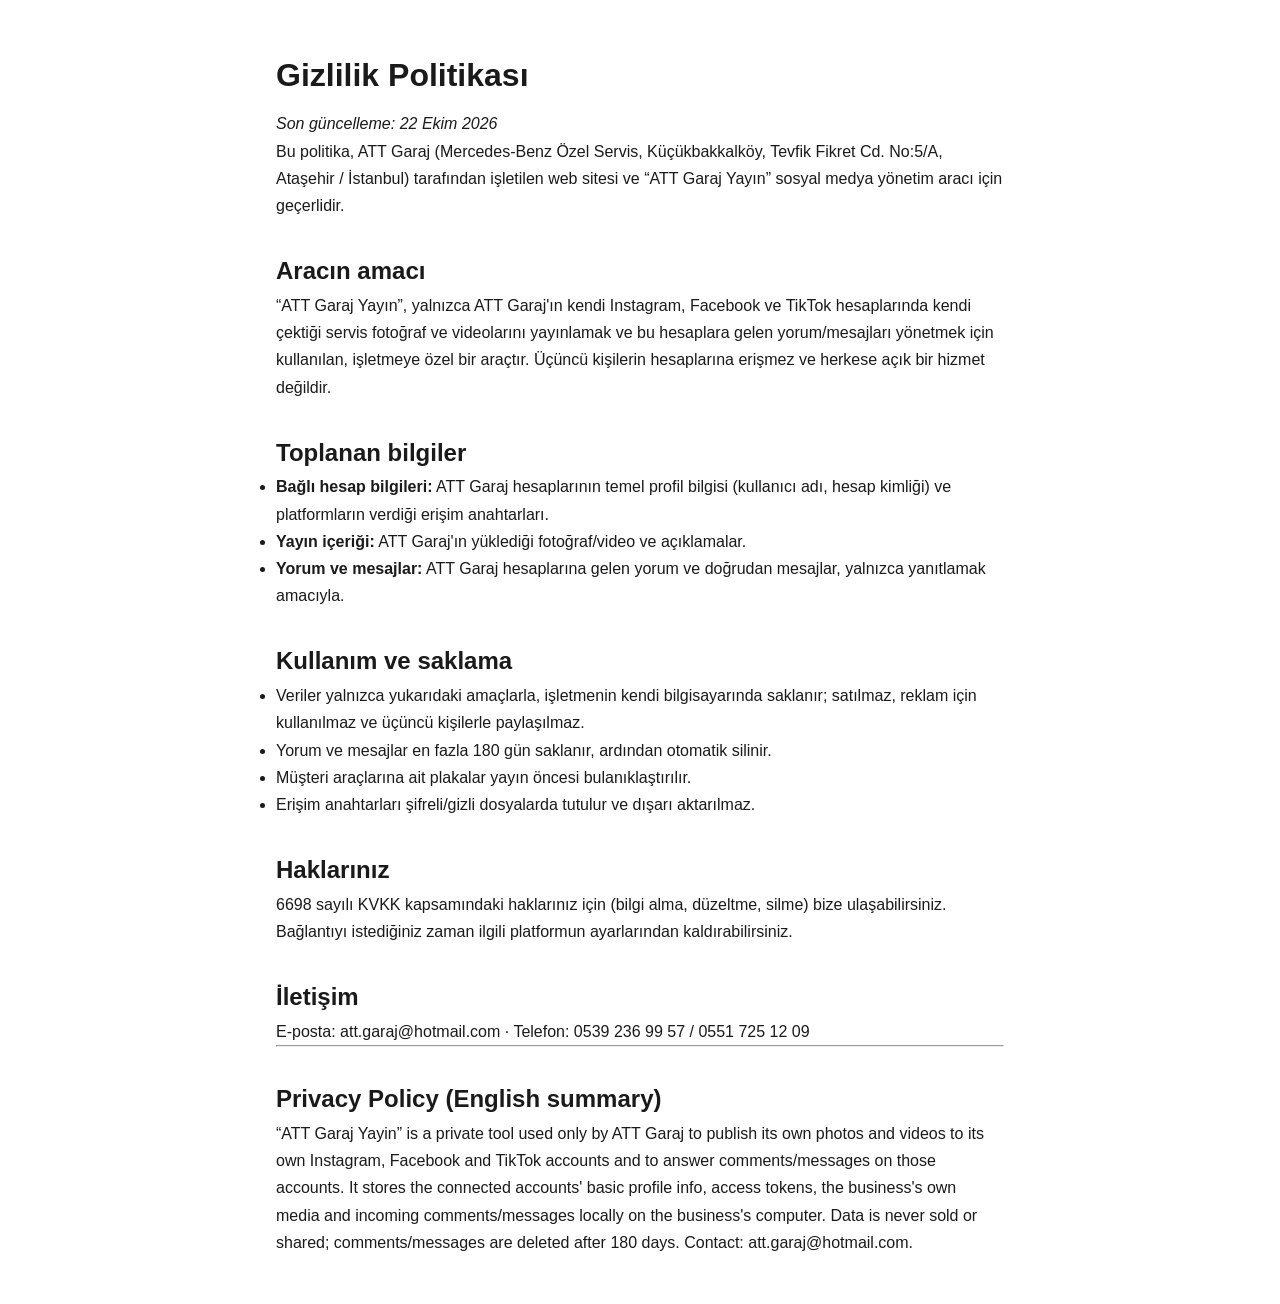
<file: gizlilik.html>
<!doctype html>
<html lang="tr">
<head>
<meta charset="utf-8" />
<meta name="viewport" content="width=device-width, initial-scale=1" />
<title>Gizlilik Politikası — ATT Garaj</title>
<link rel="stylesheet" href="style.css" />
<style>main.yasal{max-width:760px;margin:0 auto;padding:48px 16px;line-height:1.7}main.yasal h1{margin-bottom:8px}main.yasal h2{margin-top:32px}</style>
</head>
<body>
<main class="yasal">
<h1>Gizlilik Politikası</h1>
<p><em>Son güncelleme: 22 Ekim 2026</em></p>

<p>Bu politika, ATT Garaj (Mercedes-Benz Özel Servis, Küçükbakkalköy, Tevfik Fikret Cd. No:5/A, Ataşehir / İstanbul) tarafından işletilen web sitesi ve “ATT Garaj Yayın” sosyal medya yönetim aracı için geçerlidir.</p>

<h2>Aracın amacı</h2>
<p>“ATT Garaj Yayın”, yalnızca ATT Garaj'ın kendi Instagram, Facebook ve TikTok hesaplarında kendi çektiği servis fotoğraf ve videolarını yayınlamak ve bu hesaplara gelen yorum/mesajları yönetmek için kullanılan, işletmeye özel bir araçtır. Üçüncü kişilerin hesaplarına erişmez ve herkese açık bir hizmet değildir.</p>

<h2>Toplanan bilgiler</h2>
<ul>
<li><strong>Bağlı hesap bilgileri:</strong> ATT Garaj hesaplarının temel profil bilgisi (kullanıcı adı, hesap kimliği) ve platformların verdiği erişim anahtarları.</li>
<li><strong>Yayın içeriği:</strong> ATT Garaj'ın yüklediği fotoğraf/video ve açıklamalar.</li>
<li><strong>Yorum ve mesajlar:</strong> ATT Garaj hesaplarına gelen yorum ve doğrudan mesajlar, yalnızca yanıtlamak amacıyla.</li>
</ul>

<h2>Kullanım ve saklama</h2>
<ul>
<li>Veriler yalnızca yukarıdaki amaçlarla, işletmenin kendi bilgisayarında saklanır; satılmaz, reklam için kullanılmaz ve üçüncü kişilerle paylaşılmaz.</li>
<li>Yorum ve mesajlar en fazla 180 gün saklanır, ardından otomatik silinir.</li>
<li>Müşteri araçlarına ait plakalar yayın öncesi bulanıklaştırılır.</li>
<li>Erişim anahtarları şifreli/gizli dosyalarda tutulur ve dışarı aktarılmaz.</li>
</ul>

<h2>Haklarınız</h2>
<p>6698 sayılı KVKK kapsamındaki haklarınız için (bilgi alma, düzeltme, silme) bize ulaşabilirsiniz. Bağlantıyı istediğiniz zaman ilgili platformun ayarlarından kaldırabilirsiniz.</p>

<h2>İletişim</h2>
<p>E-posta: att.garaj@hotmail.com · Telefon: 0539 236 99 57 / 0551 725 12 09</p>

<hr />
<h2 lang="en">Privacy Policy (English summary)</h2>
<p lang="en">“ATT Garaj Yayin” is a private tool used only by ATT Garaj to publish its own photos and videos to its own Instagram, Facebook and TikTok accounts and to answer comments/messages on those accounts. It stores the connected accounts' basic profile info, access tokens, the business's own media and incoming comments/messages locally on the business's computer. Data is never sold or shared; comments/messages are deleted after 180 days. Contact: att.garaj@hotmail.com.</p>
</main>
</body>
</html>
</file>
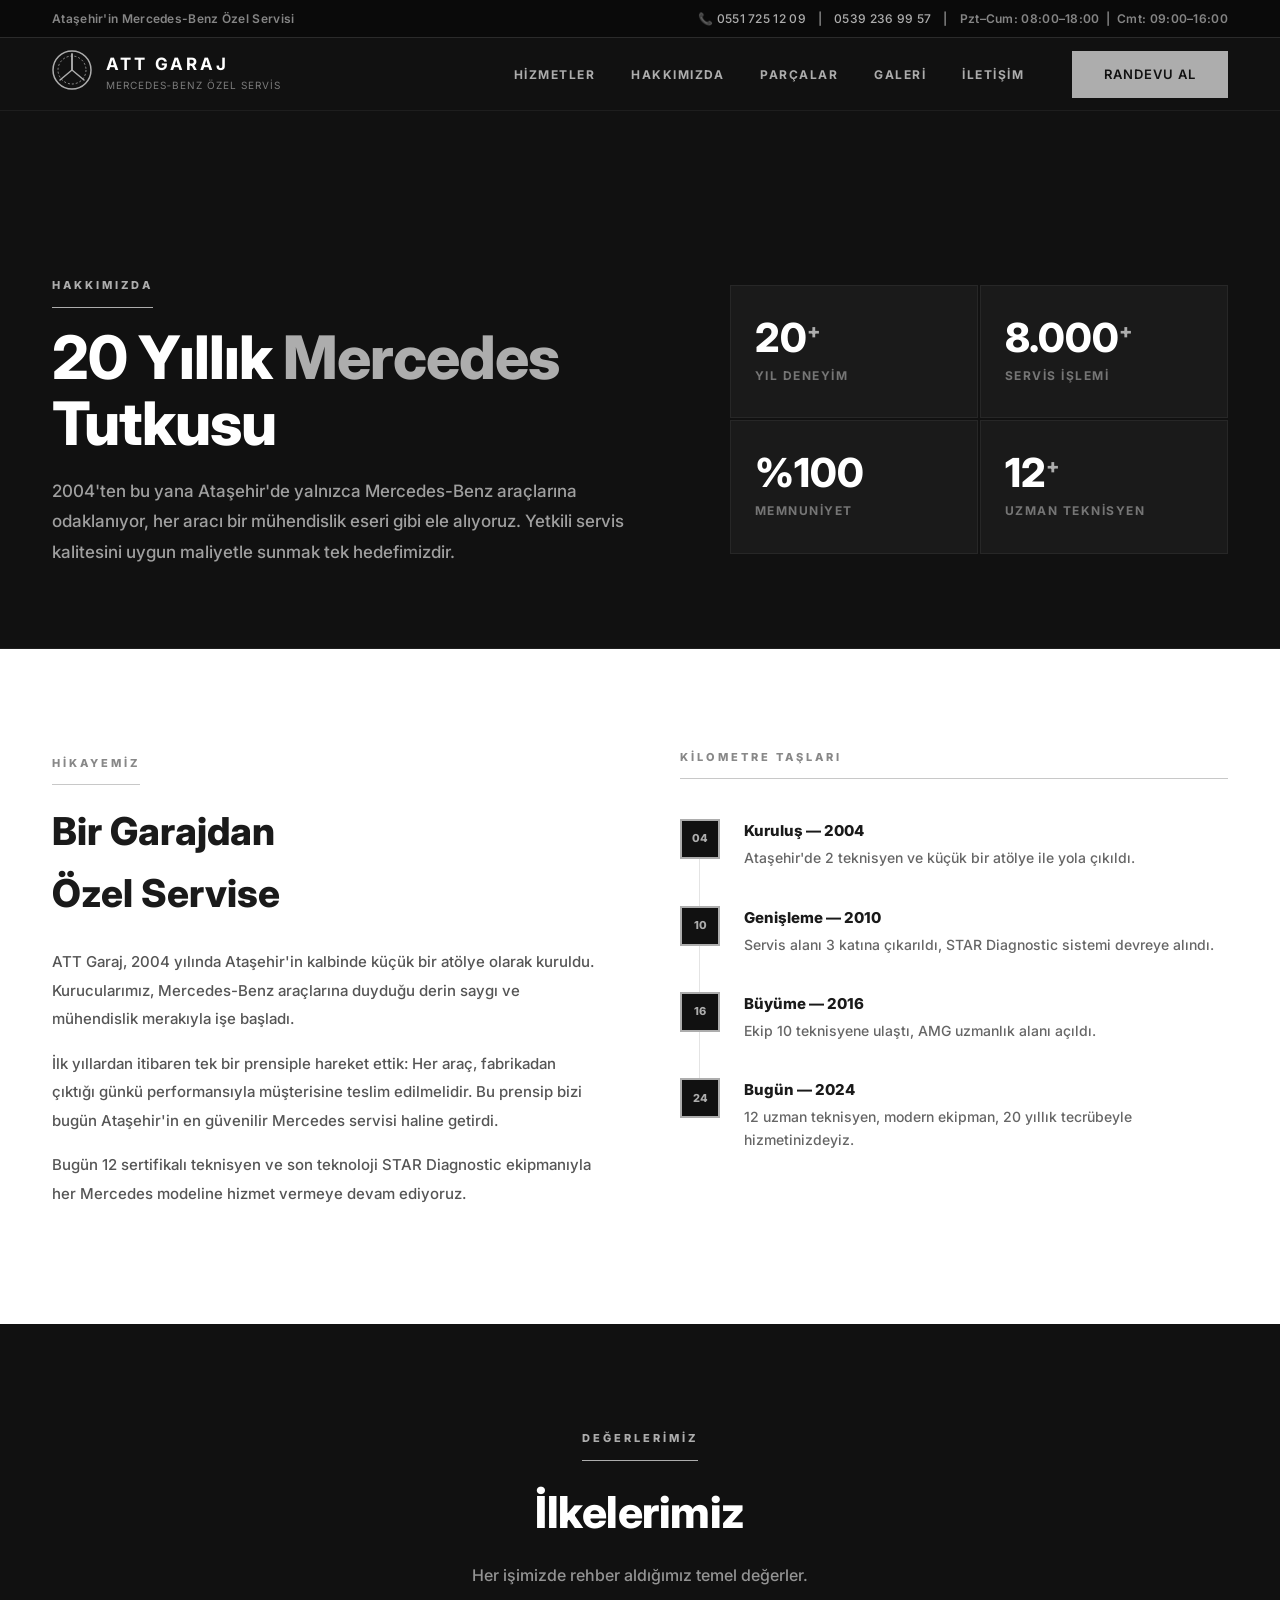
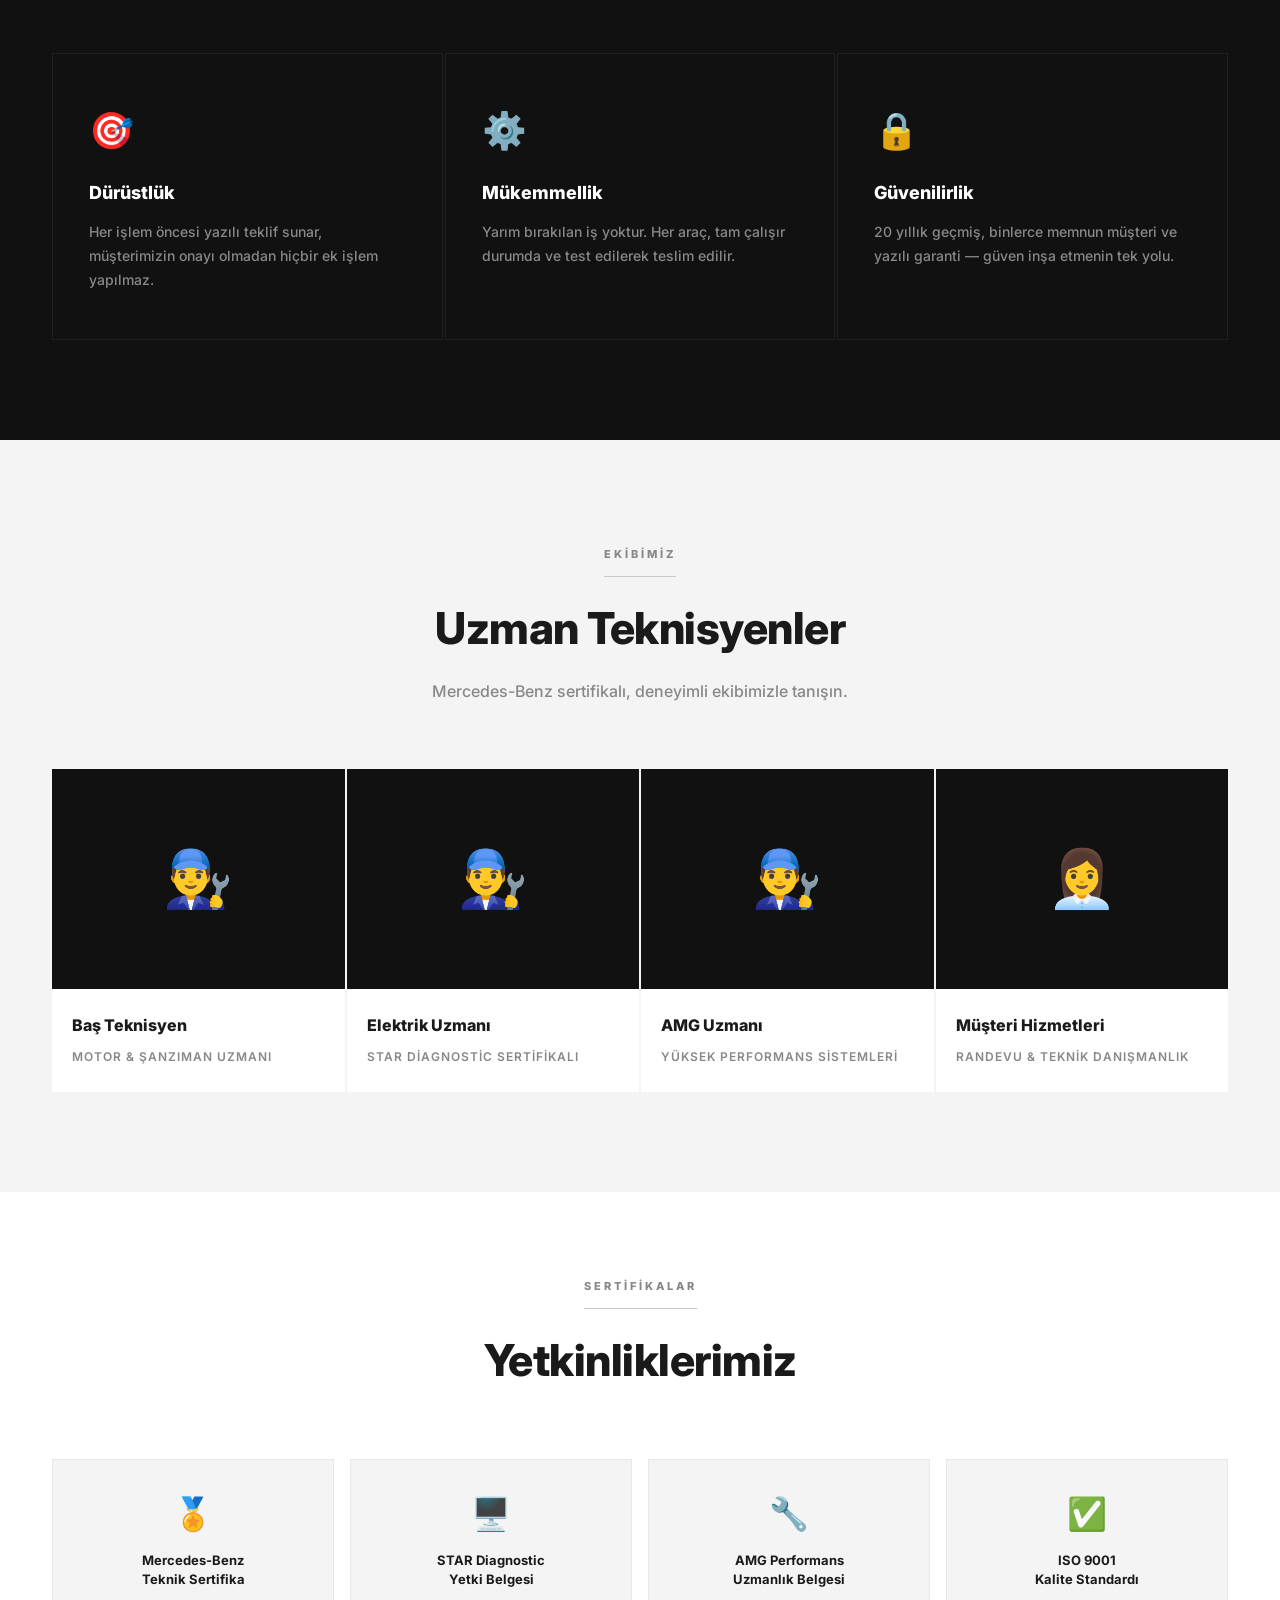
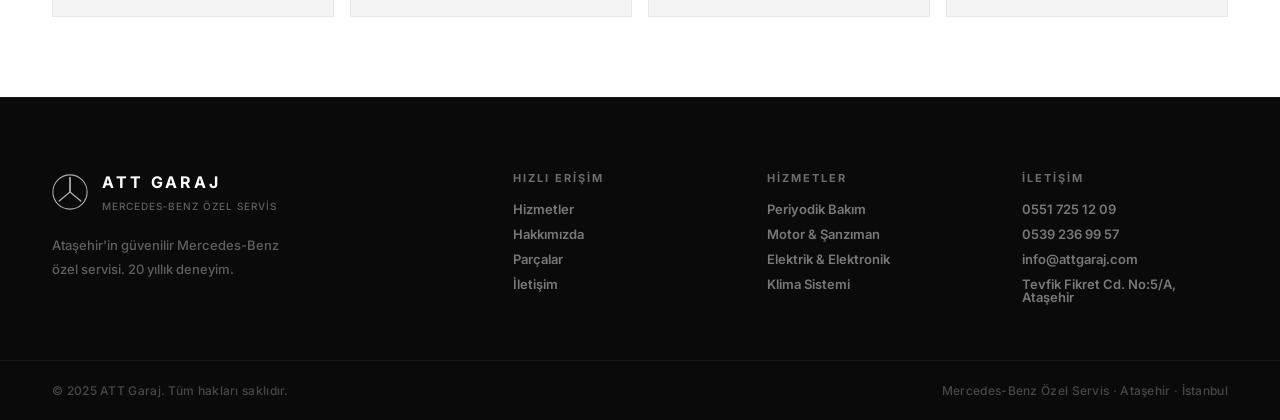
<file: hakkimizda.html>
<!DOCTYPE html>
<html lang="tr">
<head>
  <meta charset="UTF-8" />
  <meta name="viewport" content="width=device-width, initial-scale=1.0" />
  <title>Hakkımızda — ATT Garaj | Mercedes-Benz Özel Servis</title>
  <link rel="stylesheet" href="style.css" />
  <link rel="preconnect" href="https://fonts.googleapis.com" />
  <link href="https://fonts.googleapis.com/css2?family=Inter:wght@300;400;500;600;700;800&display=swap" rel="stylesheet" />
  <style>
    /* Sayfa özel stiller */
    .page-hero { background: var(--dark); padding: 160px 0 80px; border-bottom: 1px solid rgba(255,255,255,0.06); }
    .page-hero-inner { display: grid; grid-template-columns: 1.2fr 1fr; gap: 80px; align-items: center; }
    .page-hero h1 { font-size: clamp(36px,5vw,60px); font-weight: 800; color: var(--white); letter-spacing: -1px; line-height: 1.1; margin-bottom: 20px; }
    .page-hero h1 em { font-style: normal; color: var(--gold); }
    .page-hero p { font-size: 17px; color: rgba(255,255,255,0.6); font-weight: 500; line-height: 1.8; }
    .page-hero-visual { display: flex; flex-direction: column; gap: 16px; }
    .page-stat-grid { display: grid; grid-template-columns: 1fr 1fr; gap: 2px; }
    .page-stat-box { background: rgba(255,255,255,0.04); padding: 32px 24px; border: 1px solid rgba(255,255,255,0.06); }
    .page-stat-box .num { font-size: 40px; font-weight: 800; color: var(--white); line-height: 1; }
    .page-stat-box .num sup { font-size: 20px; color: var(--gold); }
    .page-stat-box .lbl { font-size: 12px; font-weight: 700; letter-spacing: 1.5px; text-transform: uppercase; color: rgba(255,255,255,0.4); margin-top: 8px; }

    .story-section { padding: 100px 0; }
    .story-inner { display: grid; grid-template-columns: 1fr 1fr; gap: 80px; align-items: start; }
    .story-text h2 { font-size: clamp(28px,3vw,40px); font-weight: 800; margin-bottom: 24px; }
    .story-text p { font-size: 15px; color: #555; font-weight: 500; line-height: 1.9; margin-bottom: 16px; }
    .story-timeline { display: flex; flex-direction: column; gap: 0; }
    .tl-item { display: flex; gap: 24px; padding-bottom: 36px; position: relative; }
    .tl-item:not(:last-child)::after { content:''; position: absolute; left: 19px; top: 40px; bottom: 0; width: 1px; background: #e4e4e4; }
    .tl-dot { width: 40px; height: 40px; background: var(--dark); border: 2px solid var(--gold); flex-shrink: 0; display: flex; align-items: center; justify-content: center; font-size: 11px; font-weight: 800; color: var(--gold); letter-spacing: 0; }
    .tl-content h4 { font-size: 15px; font-weight: 800; margin-bottom: 4px; }
    .tl-content p { font-size: 14px; color: #666; font-weight: 500; line-height: 1.6; }

    .values-section { padding: 100px 0; background: var(--dark); }
    .values-grid { display: grid; grid-template-columns: repeat(3,1fr); gap: 2px; margin-top: 64px; }
    .val-card { padding: 48px 36px; border: 1px solid rgba(255,255,255,0.06); }
    .val-icon { font-size: 36px; margin-bottom: 20px; }
    .val-card h3 { font-size: 18px; font-weight: 800; color: var(--white); margin-bottom: 12px; }
    .val-card p { font-size: 14px; color: rgba(255,255,255,0.5); font-weight: 500; line-height: 1.7; }

    .team-section { padding: 100px 0; background: var(--light); }
    .team-grid { display: grid; grid-template-columns: repeat(4,1fr); gap: 2px; margin-top: 64px; }
    .team-card { background: var(--white); }
    .team-photo { height: 220px; background: var(--dark); display: flex; align-items: center; justify-content: center; font-size: 56px; }
    .team-info { padding: 24px 20px; }
    .team-info h4 { font-size: 16px; font-weight: 800; margin-bottom: 4px; }
    .team-info span { font-size: 12px; font-weight: 600; letter-spacing: 1px; text-transform: uppercase; color: var(--gray); }

    .cert-section { padding: 80px 0; }
    .cert-grid { display: grid; grid-template-columns: repeat(4,1fr); gap: 16px; margin-top: 48px; }
    .cert-item { background: var(--light); padding: 28px 20px; text-align: center; border: 1px solid #e8e8e8; }
    .cert-item .cert-icon { font-size: 32px; margin-bottom: 12px; }
    .cert-item p { font-size: 13px; font-weight: 700; color: var(--dark2); line-height: 1.4; }

    @media(max-width:860px) {
      .page-hero-inner,.story-inner { grid-template-columns:1fr; gap:40px; }
      .values-grid,.team-grid,.cert-grid { grid-template-columns:1fr 1fr; }
    }
    @media(max-width:640px) {
      .page-stat-grid { grid-template-columns:1fr 1fr; }
      .values-grid,.cert-grid { grid-template-columns:1fr; }
      .team-grid { grid-template-columns:1fr 1fr; }
    }
  </style>
</head>
<body>

  <!-- TOP BAR -->
  <div class="topbar">
    <div class="container topbar-inner">
      <span>Ataşehir'in Mercedes-Benz Özel Servisi</span>
      <div class="topbar-right">
        <a href="tel:+905517251209">📞 0551 725 12 09</a>
        <span>|</span>
        <a href="tel:+905392369957">0539 236 99 57</a>
        <span>|</span>
        <span>Pzt–Cum: 08:00–18:00 &nbsp;|&nbsp; Cmt: 09:00–16:00</span>
      </div>
    </div>
  </div>

  <!-- NAVBAR -->
  <header class="navbar" id="navbar">
    <div class="container nav-inner">
      <a href="index.html" class="logo">
        <div class="logo-emblem">
          <svg viewBox="0 0 40 40" fill="none" width="40" height="40">
            <circle cx="20" cy="20" r="19" stroke="#ADADAD" stroke-width="1.5"/>
            <circle cx="20" cy="20" r="14" stroke="#ADADAD" stroke-width="0.8" stroke-dasharray="2 2"/>
            <path d="M20 4 L20 20 L32 30" stroke="#ADADAD" stroke-width="1.5" stroke-linecap="round"/>
            <path d="M20 4 L20 20 L8 30" stroke="#ADADAD" stroke-width="1.5" stroke-linecap="round"/>
          </svg>
        </div>
        <div class="logo-text-wrap">
          <span class="logo-main">ATT GARAJ</span>
          <span class="logo-sub">Mercedes‑Benz Özel Servis</span>
        </div>
      </a>
      <nav class="nav-links">
        <a href="index.html#hizmetler">Hizmetler</a>
        <a href="hakkimizda.html" style="color:var(--gold);">Hakkımızda</a>
        <a href="parcalar.html">Parçalar</a>
        <a href="index.html#galeri">Galeri</a>
        <a href="index.html#iletisim">İletişim</a>
      </nav>
      <a href="randevu.html" class="btn-silver nav-cta">Randevu Al</a>
      <button class="hamburger" id="hamburger"><span></span><span></span><span></span></button>
    </div>
    <nav class="mobile-menu" id="mobileMenu">
      <a href="index.html#hizmetler">Hizmetler</a>
      <a href="hakkimizda.html">Hakkımızda</a>
      <a href="parcalar.html">Parçalar</a>
      <a href="index.html#galeri">Galeri</a>
      <a href="index.html#iletisim">İletişim</a>
      <a href="randevu.html" class="btn-silver mobile-cta">Randevu Al</a>
    </nav>
  </header>

  <!-- PAGE HERO -->
  <section class="page-hero">
    <div class="container page-hero-inner">
      <div>
        <span class="section-tag" style="color:var(--gold);border-bottom-color:var(--gold);">Hakkımızda</span>
        <h1>20 Yıllık <em>Mercedes</em><br/>Tutkusu</h1>
        <p>2004'ten bu yana Ataşehir'de yalnızca Mercedes-Benz araçlarına odaklanıyor, her aracı bir mühendislik eseri gibi ele alıyoruz. Yetkili servis kalitesini uygun maliyetle sunmak tek hedefimizdir.</p>
      </div>
      <div class="page-hero-visual">
        <div class="page-stat-grid">
          <div class="page-stat-box"><div class="num">20<sup>+</sup></div><div class="lbl">Yıl Deneyim</div></div>
          <div class="page-stat-box"><div class="num">8.000<sup>+</sup></div><div class="lbl">Servis İşlemi</div></div>
          <div class="page-stat-box"><div class="num">%100</div><div class="lbl">Memnuniyet</div></div>
          <div class="page-stat-box"><div class="num">12<sup>+</sup></div><div class="lbl">Uzman Teknisyen</div></div>
        </div>
      </div>
    </div>
  </section>

  <!-- HİKAYEMİZ -->
  <section class="story-section">
    <div class="container story-inner">
      <div class="story-text">
        <span class="section-tag">Hikayemiz</span>
        <h2>Bir Garajdan<br/>Özel Servise</h2>
        <p>ATT Garaj, 2004 yılında Ataşehir'in kalbinde küçük bir atölye olarak kuruldu. Kurucularımız, Mercedes-Benz araçlarına duyduğu derin saygı ve mühendislik merakıyla işe başladı.</p>
        <p>İlk yıllardan itibaren tek bir prensiple hareket ettik: Her araç, fabrikadan çıktığı günkü performansıyla müşterisine teslim edilmelidir. Bu prensip bizi bugün Ataşehir'in en güvenilir Mercedes servisi haline getirdi.</p>
        <p>Bugün 12 sertifikalı teknisyen ve son teknoloji STAR Diagnostic ekipmanıyla her Mercedes modeline hizmet vermeye devam ediyoruz.</p>
      </div>
      <div class="story-timeline">
        <span class="section-tag">Kilometre Taşları</span>
        <div style="height:24px;"></div>
        <div class="tl-item" data-animate>
          <div class="tl-dot">04</div>
          <div class="tl-content">
            <h4>Kuruluş — 2004</h4>
            <p>Ataşehir'de 2 teknisyen ve küçük bir atölye ile yola çıkıldı.</p>
          </div>
        </div>
        <div class="tl-item" data-animate>
          <div class="tl-dot">10</div>
          <div class="tl-content">
            <h4>Genişleme — 2010</h4>
            <p>Servis alanı 3 katına çıkarıldı, STAR Diagnostic sistemi devreye alındı.</p>
          </div>
        </div>
        <div class="tl-item" data-animate>
          <div class="tl-dot">16</div>
          <div class="tl-content">
            <h4>Büyüme — 2016</h4>
            <p>Ekip 10 teknisyene ulaştı, AMG uzmanlık alanı açıldı.</p>
          </div>
        </div>
        <div class="tl-item" data-animate>
          <div class="tl-dot">24</div>
          <div class="tl-content">
            <h4>Bugün — 2024</h4>
            <p>12 uzman teknisyen, modern ekipman, 20 yıllık tecrübeyle hizmetinizdeyiz.</p>
          </div>
        </div>
      </div>
    </div>
  </section>

  <!-- DEĞERLERİMİZ -->
  <section class="values-section">
    <div class="container">
      <div class="section-header light">
        <span class="section-tag silver">Değerlerimiz</span>
        <h2>İlkelerimiz</h2>
        <p>Her işimizde rehber aldığımız temel değerler.</p>
      </div>
      <div class="values-grid">
        <div class="val-card" data-animate>
          <div class="val-icon">🎯</div>
          <h3>Dürüstlük</h3>
          <p>Her işlem öncesi yazılı teklif sunar, müşterimizin onayı olmadan hiçbir ek işlem yapılmaz.</p>
        </div>
        <div class="val-card" data-animate>
          <div class="val-icon">⚙️</div>
          <h3>Mükemmellik</h3>
          <p>Yarım bırakılan iş yoktur. Her araç, tam çalışır durumda ve test edilerek teslim edilir.</p>
        </div>
        <div class="val-card" data-animate>
          <div class="val-icon">🔒</div>
          <h3>Güvenilirlik</h3>
          <p>20 yıllık geçmiş, binlerce memnun müşteri ve yazılı garanti — güven inşa etmenin tek yolu.</p>
        </div>
      </div>
    </div>
  </section>

  <!-- EKİBİMİZ -->
  <section class="team-section">
    <div class="container">
      <div class="section-header">
        <span class="section-tag">Ekibimiz</span>
        <h2>Uzman Teknisyenler</h2>
        <p>Mercedes-Benz sertifikalı, deneyimli ekibimizle tanışın.</p>
      </div>
      <div class="team-grid">
        <div class="team-card" data-animate>
          <div class="team-photo">👨‍🔧</div>
          <div class="team-info">
            <h4>Baş Teknisyen</h4>
            <span>Motor & Şanzıman Uzmanı</span>
          </div>
        </div>
        <div class="team-card" data-animate>
          <div class="team-photo">👨‍🔧</div>
          <div class="team-info">
            <h4>Elektrik Uzmanı</h4>
            <span>STAR Diagnostic Sertifikalı</span>
          </div>
        </div>
        <div class="team-card" data-animate>
          <div class="team-photo">👨‍🔧</div>
          <div class="team-info">
            <h4>AMG Uzmanı</h4>
            <span>Yüksek Performans Sistemleri</span>
          </div>
        </div>
        <div class="team-card" data-animate>
          <div class="team-photo">👩‍💼</div>
          <div class="team-info">
            <h4>Müşteri Hizmetleri</h4>
            <span>Randevu & Teknik Danışmanlık</span>
          </div>
        </div>
      </div>
    </div>
  </section>

  <!-- SERTİFİKALAR -->
  <section class="cert-section">
    <div class="container">
      <div class="section-header">
        <span class="section-tag">Sertifikalar</span>
        <h2>Yetkinliklerimiz</h2>
      </div>
      <div class="cert-grid">
        <div class="cert-item" data-animate><div class="cert-icon">🏅</div><p>Mercedes-Benz<br/>Teknik Sertifika</p></div>
        <div class="cert-item" data-animate><div class="cert-icon">🖥️</div><p>STAR Diagnostic<br/>Yetki Belgesi</p></div>
        <div class="cert-item" data-animate><div class="cert-icon">🔧</div><p>AMG Performans<br/>Uzmanlık Belgesi</p></div>
        <div class="cert-item" data-animate><div class="cert-icon">✅</div><p>ISO 9001<br/>Kalite Standardı</p></div>
      </div>
    </div>
  </section>

  <!-- FOOTER -->
  <footer class="footer">
    <div class="container footer-inner">
      <div class="footer-brand">
        <div class="footer-logo">
          <svg viewBox="0 0 40 40" fill="none" width="36" height="36">
            <circle cx="20" cy="20" r="19" stroke="#ADADAD" stroke-width="1.2"/>
            <path d="M20 4 L20 20 L32 30" stroke="#ADADAD" stroke-width="1.5" stroke-linecap="round"/>
            <path d="M20 4 L20 20 L8 30" stroke="#ADADAD" stroke-width="1.5" stroke-linecap="round"/>
          </svg>
          <div>
            <span class="footer-name">ATT GARAJ</span>
            <span class="footer-sub">Mercedes‑Benz Özel Servis</span>
          </div>
        </div>
        <p>Ataşehir'in güvenilir Mercedes-Benz özel servisi. 20 yıllık deneyim.</p>
      </div>
      <div class="footer-links-col">
        <strong>Hızlı Erişim</strong>
        <a href="index.html#hizmetler">Hizmetler</a>
        <a href="hakkimizda.html">Hakkımızda</a>
        <a href="parcalar.html">Parçalar</a>
        <a href="index.html#iletisim">İletişim</a>
      </div>
      <div class="footer-links-col">
        <strong>Hizmetler</strong>
        <a href="index.html#hizmetler">Periyodik Bakım</a>
        <a href="index.html#hizmetler">Motor & Şanzıman</a>
        <a href="index.html#hizmetler">Elektrik & Elektronik</a>
        <a href="index.html#hizmetler">Klima Sistemi</a>
      </div>
      <div class="footer-links-col">
        <strong>İletişim</strong>
        <a href="tel:+905517251209">0551 725 12 09</a>
        <a href="tel:+905392369957">0539 236 99 57</a>
        <a href="mailto:info@attgaraj.com">info@attgaraj.com</a>
        <span>Tevfik Fikret Cd. No:5/A, Ataşehir</span>
      </div>
    </div>
    <div class="footer-bottom">
      <div class="container footer-bottom-inner">
        <span>© 2025 ATT Garaj. Tüm hakları saklıdır.</span>
        <span>Mercedes-Benz Özel Servis · Ataşehir · İstanbul</span>
      </div>
    </div>
  </footer>

  <script>
    const hamburger = document.getElementById('hamburger');
    const mobileMenu = document.getElementById('mobileMenu');
    hamburger.addEventListener('click', () => mobileMenu.classList.toggle('open'));
    mobileMenu.querySelectorAll('a').forEach(a => a.addEventListener('click', () => mobileMenu.classList.remove('open')));
    window.addEventListener('scroll', () => { document.getElementById('navbar').classList.toggle('scrolled', window.scrollY > 60); });
    const observer = new IntersectionObserver((entries) => {
      entries.forEach((e,i) => { if(e.isIntersecting){ setTimeout(()=>e.target.classList.add('visible'),i*80); observer.unobserve(e.target); } });
    }, {threshold:0.1});
    document.querySelectorAll('[data-animate]').forEach(el => observer.observe(el));
  </script>
</body>
</html>
</file>
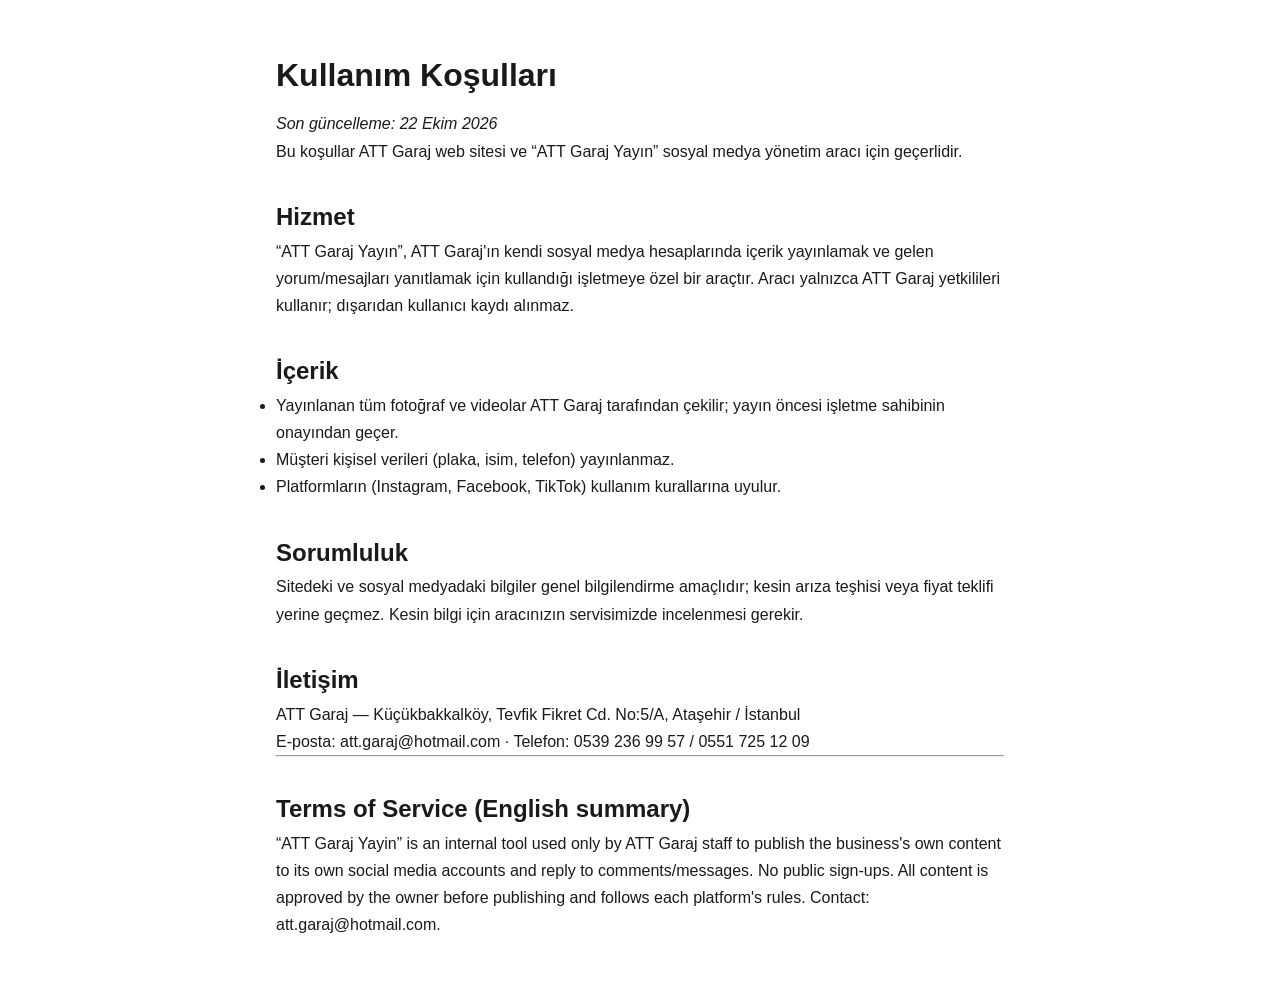
<file: kosullar.html>
<!doctype html>
<html lang="tr">
<head>
<meta charset="utf-8" />
<meta name="viewport" content="width=device-width, initial-scale=1" />
<title>Kullanım Koşulları — ATT Garaj</title>
<link rel="stylesheet" href="style.css" />
<style>main.yasal{max-width:760px;margin:0 auto;padding:48px 16px;line-height:1.7}main.yasal h1{margin-bottom:8px}main.yasal h2{margin-top:32px}</style>
</head>
<body>
<main class="yasal">
<h1>Kullanım Koşulları</h1>
<p><em>Son güncelleme: 22 Ekim 2026</em></p>

<p>Bu koşullar ATT Garaj web sitesi ve “ATT Garaj Yayın” sosyal medya yönetim aracı için geçerlidir.</p>

<h2>Hizmet</h2>
<p>“ATT Garaj Yayın”, ATT Garaj'ın kendi sosyal medya hesaplarında içerik yayınlamak ve gelen yorum/mesajları yanıtlamak için kullandığı işletmeye özel bir araçtır. Aracı yalnızca ATT Garaj yetkilileri kullanır; dışarıdan kullanıcı kaydı alınmaz.</p>

<h2>İçerik</h2>
<ul>
<li>Yayınlanan tüm fotoğraf ve videolar ATT Garaj tarafından çekilir; yayın öncesi işletme sahibinin onayından geçer.</li>
<li>Müşteri kişisel verileri (plaka, isim, telefon) yayınlanmaz.</li>
<li>Platformların (Instagram, Facebook, TikTok) kullanım kurallarına uyulur.</li>
</ul>

<h2>Sorumluluk</h2>
<p>Sitedeki ve sosyal medyadaki bilgiler genel bilgilendirme amaçlıdır; kesin arıza teşhisi veya fiyat teklifi yerine geçmez. Kesin bilgi için aracınızın servisimizde incelenmesi gerekir.</p>

<h2>İletişim</h2>
<p>ATT Garaj — Küçükbakkalköy, Tevfik Fikret Cd. No:5/A, Ataşehir / İstanbul<br />E-posta: att.garaj@hotmail.com · Telefon: 0539 236 99 57 / 0551 725 12 09</p>

<hr />
<h2 lang="en">Terms of Service (English summary)</h2>
<p lang="en">“ATT Garaj Yayin” is an internal tool used only by ATT Garaj staff to publish the business's own content to its own social media accounts and reply to comments/messages. No public sign-ups. All content is approved by the owner before publishing and follows each platform's rules. Contact: att.garaj@hotmail.com.</p>
</main>
</body>
</html>
</file>
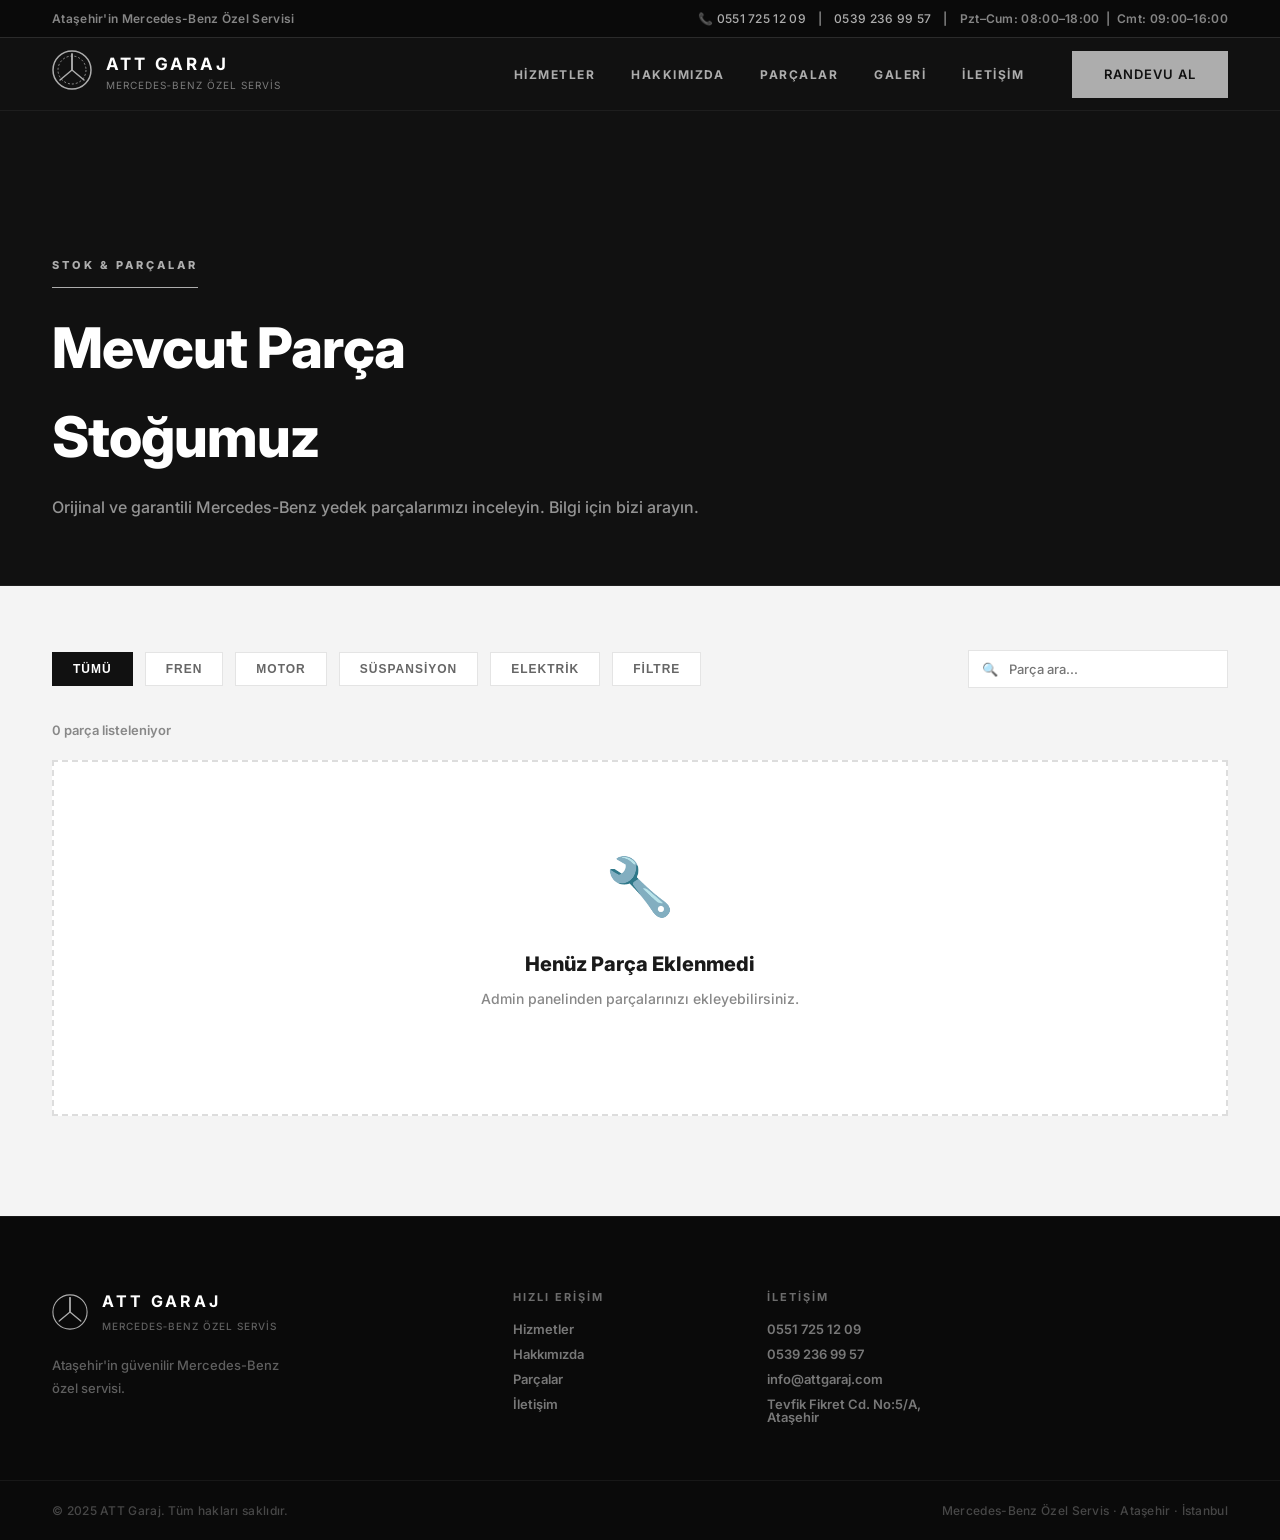
<file: parcalar.html>
<!DOCTYPE html>
<html lang="tr">
<head>
  <meta charset="UTF-8" />
  <meta name="viewport" content="width=device-width, initial-scale=1.0" />
  <title>Parçalar & Stok — ATT Garaj | Mercedes-Benz Özel Servis</title>
  <link rel="stylesheet" href="style.css" />
  <link rel="preconnect" href="https://fonts.googleapis.com" />
  <link href="https://fonts.googleapis.com/css2?family=Inter:wght@300;400;500;600;700;800&display=swap" rel="stylesheet" />
  <style>
    .parcalar-hero { background: var(--dark); padding: 140px 0 64px; border-bottom: 1px solid rgba(255,255,255,0.06); }
    .parcalar-hero h1 { font-size: clamp(32px,5vw,56px); font-weight: 800; color: var(--white); letter-spacing: -1px; margin-bottom: 12px; }
    .parcalar-hero p { font-size: 16px; color: rgba(255,255,255,0.55); font-weight: 500; }

    .parcalar-body { padding: 64px 0 100px; background: var(--light); }

    /* Filters */
    .filter-bar { display: flex; align-items: center; gap: 12px; flex-wrap: wrap; margin-bottom: 32px; }
    .filter-btn { padding: 9px 20px; font-size: 12px; font-weight: 700; letter-spacing: 1px; text-transform: uppercase; background: #fff; border: 1.5px solid #e4e4e4; color: #666; cursor: pointer; transition: all 0.15s; }
    .filter-btn:hover, .filter-btn.active { background: var(--dark); border-color: var(--dark); color: #fff; }
    .search-wrap { margin-left: auto; position: relative; }
    .search-wrap input { background: #fff; border: 1.5px solid #e4e4e4; padding: 10px 16px 10px 40px; font-size: 13px; font-weight: 500; font-family: inherit; outline: none; width: 260px; color: var(--dark); transition: border-color 0.2s; }
    .search-wrap input:focus { border-color: var(--gold); }
    .search-wrap::before { content: '🔍'; position: absolute; left: 14px; top: 50%; transform: translateY(-50%); font-size: 13px; }

    /* Grid */
    .parcalar-grid { display: grid; grid-template-columns: repeat(auto-fill, minmax(280px, 1fr)); gap: 16px; }
    .parca-card { background: #fff; border: 1px solid #e8e8e8; overflow: hidden; transition: box-shadow 0.2s, transform 0.2s; }
    .parca-card:hover { box-shadow: 0 8px 32px rgba(0,0,0,0.1); transform: translateY(-2px); }
    .parca-img { height: 160px; background: var(--light); display: flex; align-items: center; justify-content: center; font-size: 48px; overflow: hidden; }
    .parca-img img { width: 100%; height: 100%; object-fit: cover; }
    .parca-body { padding: 20px; }
    .parca-cat { font-size: 10px; font-weight: 800; letter-spacing: 2px; text-transform: uppercase; color: var(--gray); margin-bottom: 8px; }
    .parca-name { font-size: 16px; font-weight: 800; color: var(--dark); margin-bottom: 4px; line-height: 1.3; }
    .parca-model { font-size: 12px; font-weight: 600; color: var(--gray); margin-bottom: 12px; }
    .parca-footer { display: flex; align-items: center; justify-content: space-between; padding-top: 12px; border-top: 1px solid #f0f0f0; }
    .parca-no { font-size: 11px; font-weight: 700; color: #aaa; font-family: monospace; }
    .badge { display: inline-block; padding: 4px 10px; font-size: 11px; font-weight: 700; letter-spacing: 0.5px; }
    .badge-green { background: #dcfce7; color: #166534; }
    .badge-red { background: #fee2e2; color: #991b1b; }
    .badge-yellow { background: #fef9c3; color: #854d0e; }

    /* Empty */
    .empty-state { grid-column: 1/-1; text-align: center; padding: 80px 20px; background: #fff; border: 2px dashed #ddd; }
    .empty-state .ei { font-size: 56px; margin-bottom: 16px; }
    .empty-state h3 { font-size: 20px; font-weight: 800; margin-bottom: 8px; }
    .empty-state p { font-size: 14px; color: var(--gray); font-weight: 500; margin-bottom: 24px; }

    /* Count */
    .results-info { font-size: 13px; font-weight: 600; color: var(--gray); margin-bottom: 20px; }

    @media(max-width:640px){
      .filter-bar { gap: 8px; }
      .search-wrap { margin-left: 0; width: 100%; }
      .search-wrap input { width: 100%; }
    }
  </style>
</head>
<body>

  <!-- TOP BAR -->
  <div class="topbar">
    <div class="container topbar-inner">
      <span>Ataşehir'in Mercedes-Benz Özel Servisi</span>
      <div class="topbar-right">
        <a href="tel:+905517251209">📞 0551 725 12 09</a>
        <span>|</span>
        <a href="tel:+905392369957">0539 236 99 57</a>
        <span>|</span>
        <span>Pzt–Cum: 08:00–18:00 &nbsp;|&nbsp; Cmt: 09:00–16:00</span>
      </div>
    </div>
  </div>

  <!-- NAVBAR -->
  <header class="navbar" id="navbar">
    <div class="container nav-inner">
      <a href="index.html" class="logo">
        <div class="logo-emblem">
          <svg viewBox="0 0 40 40" fill="none" width="40" height="40">
            <circle cx="20" cy="20" r="19" stroke="#ADADAD" stroke-width="1.5"/>
            <circle cx="20" cy="20" r="14" stroke="#ADADAD" stroke-width="0.8" stroke-dasharray="2 2"/>
            <path d="M20 4 L20 20 L32 30" stroke="#ADADAD" stroke-width="1.5" stroke-linecap="round"/>
            <path d="M20 4 L20 20 L8 30" stroke="#ADADAD" stroke-width="1.5" stroke-linecap="round"/>
          </svg>
        </div>
        <div class="logo-text-wrap">
          <span class="logo-main">ATT GARAJ</span>
          <span class="logo-sub">Mercedes‑Benz Özel Servis</span>
        </div>
      </a>
      <nav class="nav-links">
        <a href="index.html#hizmetler">Hizmetler</a>
        <a href="hakkimizda.html">Hakkımızda</a>
        <a href="parcalar.html" style="color:var(--gold);">Parçalar</a>
        <a href="index.html#galeri">Galeri</a>
        <a href="index.html#iletisim">İletişim</a>
      </nav>
      <a href="randevu.html" class="btn-silver nav-cta">Randevu Al</a>
      <button class="hamburger" id="hamburger"><span></span><span></span><span></span></button>
    </div>
    <nav class="mobile-menu" id="mobileMenu">
      <a href="index.html#hizmetler">Hizmetler</a>
      <a href="hakkimizda.html">Hakkımızda</a>
      <a href="parcalar.html">Parçalar</a>
      <a href="index.html#galeri">Galeri</a>
      <a href="index.html#iletisim">İletişim</a>
      <a href="randevu.html" class="btn-silver mobile-cta">Randevu Al</a>
    </nav>
  </header>

  <!-- HERO -->
  <section class="parcalar-hero">
    <div class="container">
      <span class="section-tag" style="color:var(--gold);border-bottom-color:var(--gold);">Stok & Parçalar</span>
      <h1>Mevcut Parça<br/>Stoğumuz</h1>
      <p>Orijinal ve garantili Mercedes-Benz yedek parçalarımızı inceleyin. Bilgi için bizi arayın.</p>
    </div>
  </section>

  <!-- BODY -->
  <section class="parcalar-body">
    <div class="container">
      <div class="filter-bar">
        <button class="filter-btn active" onclick="filterKat('', this)">Tümü</button>
        <button class="filter-btn" onclick="filterKat('Fren Sistemi', this)">Fren</button>
        <button class="filter-btn" onclick="filterKat('Motor & Şanzıman', this)">Motor</button>
        <button class="filter-btn" onclick="filterKat('Süspansiyon', this)">Süspansiyon</button>
        <button class="filter-btn" onclick="filterKat('Elektrik & Elektronik', this)">Elektrik</button>
        <button class="filter-btn" onclick="filterKat('Filtreler & Sarf Malzeme', this)">Filtre</button>
        <div class="search-wrap">
          <input type="text" id="searchInput" placeholder="Parça ara..." oninput="searchParcalar(this.value)" />
        </div>
      </div>
      <p class="results-info" id="resultsInfo"></p>
      <div class="parcalar-grid" id="parcalarGrid"></div>
    </div>
  </section>

  <!-- FOOTER -->
  <footer class="footer">
    <div class="container footer-inner">
      <div class="footer-brand">
        <div class="footer-logo">
          <svg viewBox="0 0 40 40" fill="none" width="36" height="36">
            <circle cx="20" cy="20" r="19" stroke="#ADADAD" stroke-width="1.2"/>
            <path d="M20 4 L20 20 L32 30" stroke="#ADADAD" stroke-width="1.5" stroke-linecap="round"/>
            <path d="M20 4 L20 20 L8 30" stroke="#ADADAD" stroke-width="1.5" stroke-linecap="round"/>
          </svg>
          <div>
            <span class="footer-name">ATT GARAJ</span>
            <span class="footer-sub">Mercedes‑Benz Özel Servis</span>
          </div>
        </div>
        <p>Ataşehir'in güvenilir Mercedes-Benz özel servisi.</p>
      </div>
      <div class="footer-links-col">
        <strong>Hızlı Erişim</strong>
        <a href="index.html#hizmetler">Hizmetler</a>
        <a href="hakkimizda.html">Hakkımızda</a>
        <a href="parcalar.html">Parçalar</a>
        <a href="index.html#iletisim">İletişim</a>
      </div>
      <div class="footer-links-col">
        <strong>İletişim</strong>
        <a href="tel:+905517251209">0551 725 12 09</a>
        <a href="tel:+905392369957">0539 236 99 57</a>
        <a href="mailto:info@attgaraj.com">info@attgaraj.com</a>
        <span>Tevfik Fikret Cd. No:5/A, Ataşehir</span>
      </div>
      <div class="footer-links-col"></div>
    </div>
    <div class="footer-bottom">
      <div class="container footer-bottom-inner">
        <span>© 2025 ATT Garaj. Tüm hakları saklıdır.</span>
        <span>Mercedes-Benz Özel Servis · Ataşehir · İstanbul</span>
      </div>
    </div>
  </footer>

  <script>
    const hamburger = document.getElementById('hamburger');
    const mobileMenu = document.getElementById('mobileMenu');
    hamburger.addEventListener('click', () => mobileMenu.classList.toggle('open'));
    mobileMenu.querySelectorAll('a').forEach(a => a.addEventListener('click', () => mobileMenu.classList.remove('open')));
    window.addEventListener('scroll', () => { document.getElementById('navbar').classList.toggle('scrolled', window.scrollY > 60); });

    const stokBadge = { mevcut: 'badge-green', azaldi: 'badge-yellow', yok: 'badge-red' };
    const stokLabel = { mevcut: 'Mevcut', azaldi: 'Azaldı', yok: 'Stokta Yok' };
    const stokIcon = { mevcut: '🔩', azaldi: '⚙️', yok: '🔧' };

    let currentKat = '';
    let currentSearch = '';

    function getParcalar() { return JSON.parse(localStorage.getItem('att_parcalar') || '[]'); }

    function renderGrid(list) {
      const grid = document.getElementById('parcalarGrid');
      const info = document.getElementById('resultsInfo');
      info.textContent = list.length + ' parça listeleniyor';
      if (!list.length) {
        grid.innerHTML = `
          <div class="empty-state">
            <div class="ei">🔧</div>
            <h3>Henüz Parça Eklenmedi</h3>
            <p>Admin panelinden parçalarınızı ekleyebilirsiniz.</p>
</div>`;
        return;
      }
      grid.innerHTML = list.map(p => `
        <div class="parca-card" data-animate>
          <div class="parca-img">
            ${p.resim ? `<img src="${p.resim}" alt="${p.ad}" onerror="this.parentElement.innerHTML='${stokIcon[p.stok]||'🔩'}'" />` : (stokIcon[p.stok] || '🔩')}
          </div>
          <div class="parca-body">
            <p class="parca-cat">${p.kategori || 'Genel'}</p>
            <h3 class="parca-name">${p.ad}</h3>
            ${p.model ? `<p class="parca-model">${p.model}${p.marka ? ' · ' + p.marka : ''}</p>` : ''}
            ${p.aciklama ? `<p style="font-size:13px;color:#666;font-weight:500;line-height:1.6;margin-bottom:8px;">${p.aciklama}</p>` : ''}
            <div class="parca-footer">
              <span class="parca-no">${p.no || ''}</span>
              <span class="badge ${stokBadge[p.stok] || 'badge-gray'}">${stokLabel[p.stok] || p.stok}</span>
            </div>
            ${p.fiyat ? `<p style="font-size:18px;font-weight:800;color:var(--dark);margin-top:10px;">₺${p.fiyat}</p>` : ''}
          </div>
        </div>
      `).join('');
      // animate
      const obs = new IntersectionObserver((entries) => {
        entries.forEach((e,i) => { if(e.isIntersecting){ setTimeout(()=>e.target.classList.add('visible'),i*60); obs.unobserve(e.target); } });
      }, {threshold:0.05});
      document.querySelectorAll('.parca-card[data-animate]').forEach(el => {
        el.style.opacity='0'; el.style.transform='translateY(20px)'; el.style.transition='opacity 0.4s ease, transform 0.4s ease';
        obs.observe(el);
      });
    }

    function applyFilters() {
      let list = getParcalar();
      if (currentKat) list = list.filter(p => p.kategori === currentKat);
      if (currentSearch) list = list.filter(p =>
        p.ad.toLowerCase().includes(currentSearch) ||
        (p.kategori||'').toLowerCase().includes(currentSearch) ||
        (p.model||'').toLowerCase().includes(currentSearch) ||
        (p.no||'').toLowerCase().includes(currentSearch)
      );
      renderGrid(list);
    }

    function filterKat(kat, btn) {
      currentKat = kat;
      document.querySelectorAll('.filter-btn').forEach(b => b.classList.remove('active'));
      btn.classList.add('active');
      applyFilters();
    }

    function searchParcalar(val) {
      currentSearch = val.toLowerCase().trim();
      applyFilters();
    }

    applyFilters();
  </script>
</body>
</html>
</file>
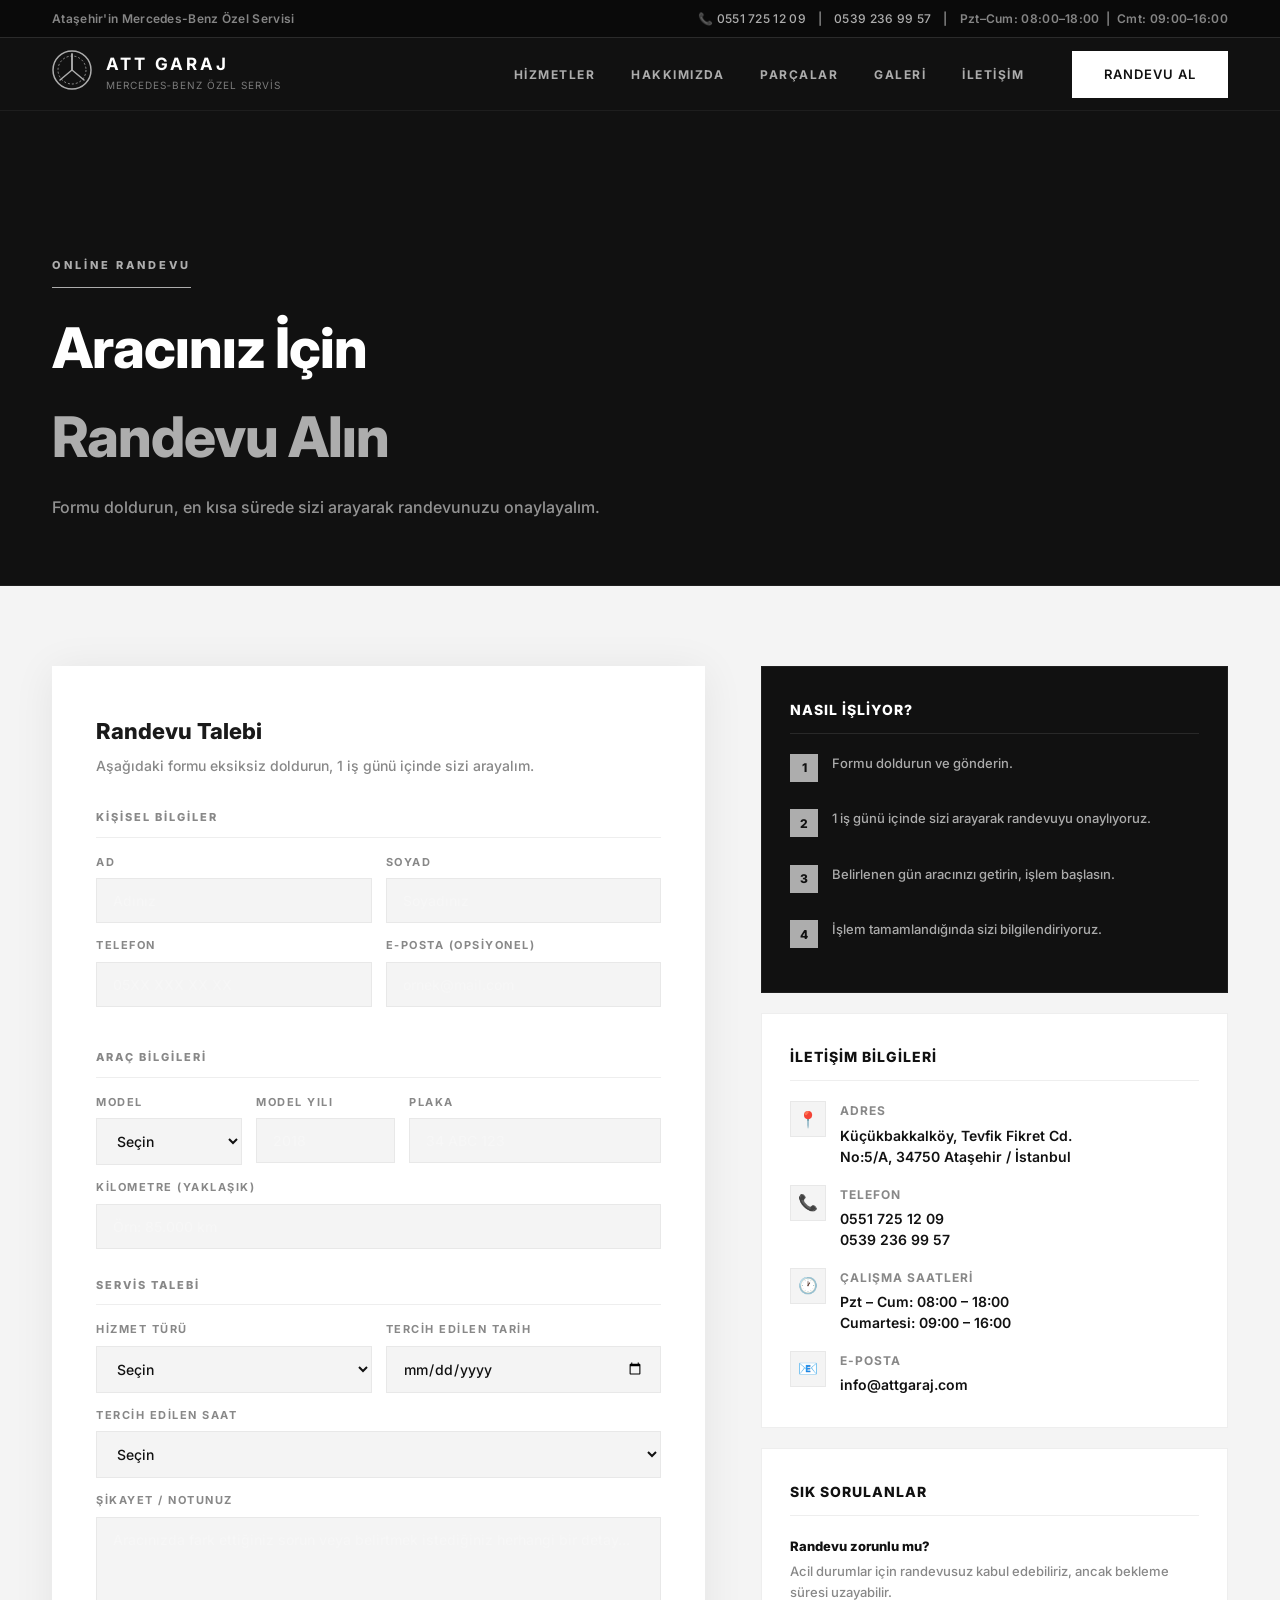
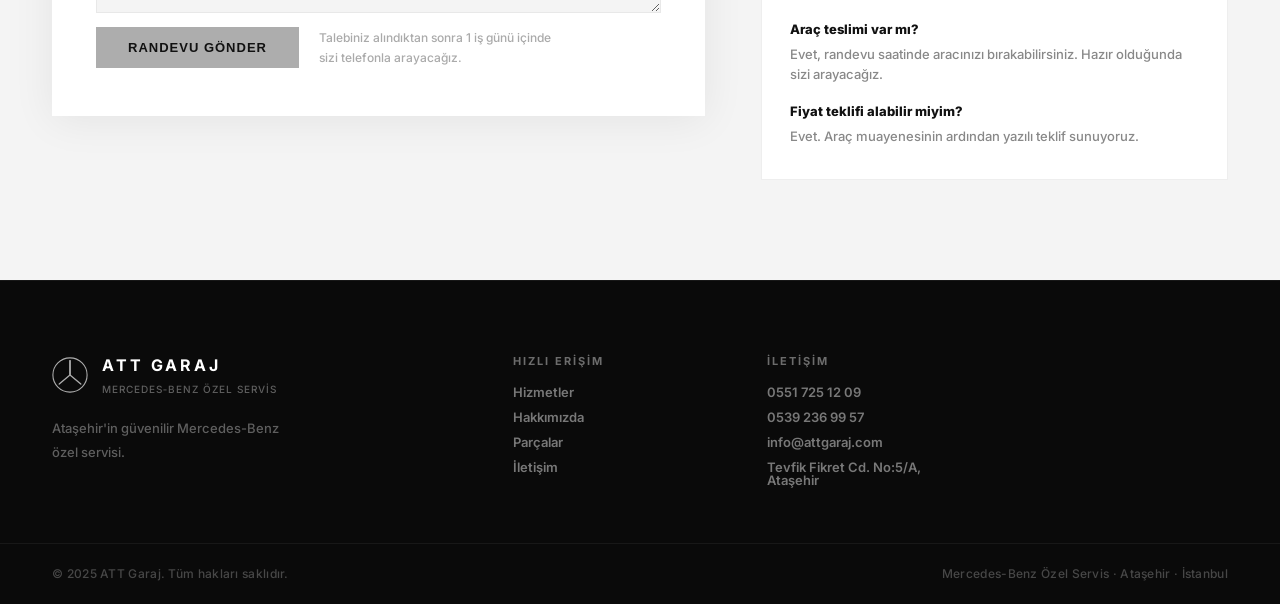
<file: randevu.html>
<!DOCTYPE html>
<html lang="tr">
<head>
  <meta charset="UTF-8" />
  <meta name="viewport" content="width=device-width, initial-scale=1.0" />
  <title>Randevu Al — ATT Garaj | Mercedes-Benz Özel Servis</title>
  <link rel="stylesheet" href="style.css" />
  <link rel="preconnect" href="https://fonts.googleapis.com" />
  <link href="https://fonts.googleapis.com/css2?family=Inter:wght@300;400;500;600;700;800&display=swap" rel="stylesheet" />
  <style>
    .randevu-hero { background: var(--dark); padding: 140px 0 64px; border-bottom: 1px solid rgba(255,255,255,0.06); }
    .randevu-hero h1 { font-size: clamp(32px,5vw,56px); font-weight: 800; color: var(--white); letter-spacing: -1px; margin-bottom: 12px; }
    .randevu-hero h1 em { font-style: normal; color: var(--gold); }
    .randevu-hero p { font-size: 16px; color: rgba(255,255,255,0.55); font-weight: 500; }

    .randevu-body { padding: 80px 0 100px; background: var(--light); }
    .randevu-layout { display: grid; grid-template-columns: 1.4fr 1fr; gap: 56px; align-items: start; }

    /* Form */
    .randevu-form-wrap { background: var(--white); padding: 48px 44px; box-shadow: 0 4px 40px rgba(0,0,0,0.07); }
    .randevu-form-wrap h2 { font-size: 22px; font-weight: 800; margin-bottom: 6px; }
    .randevu-form-wrap > p { font-size: 14px; color: var(--gray); font-weight: 500; margin-bottom: 32px; }
    .form-section-title { font-size: 11px; font-weight: 800; letter-spacing: 2px; text-transform: uppercase; color: var(--gray); margin: 28px 0 16px; padding-bottom: 10px; border-bottom: 1px solid #eee; }
    .form-row-3 { display: grid; grid-template-columns: 1fr 1fr 1fr; gap: 14px; }
    .form-row { display: grid; grid-template-columns: 1fr 1fr; gap: 14px; }
    .form-group { display: flex; flex-direction: column; gap: 7px; margin-bottom: 14px; }
    .form-group label { font-size: 11px; font-weight: 700; letter-spacing: 1.5px; text-transform: uppercase; color: #888; }
    .form-group input,
    .form-group select,
    .form-group textarea {
      background: var(--light); border: 1.5px solid #e8e8e8;
      padding: 13px 16px; font-size: 14px; font-family: inherit; color: var(--dark);
      outline: none; transition: border-color 0.2s; font-weight: 500;
    }
    .form-group input:focus,.form-group select:focus,.form-group textarea:focus { border-color: var(--gold); background: #fff; }
    .submit-row { display: flex; align-items: center; gap: 20px; margin-top: 8px; }
    .form-note { font-size: 12px; color: #aaa; font-weight: 500; line-height: 1.6; }
    .form-success-box { display: none; background: rgba(34,197,94,0.07); border: 1px solid rgba(34,197,94,0.3); padding: 20px 24px; margin-top: 20px; }
    .form-success-box p { font-size: 14px; font-weight: 700; color: #166534; }
    .form-success-box span { font-size: 13px; color: #166534; font-weight: 500; }

    /* Sidebar */
    .randevu-sidebar { display: flex; flex-direction: column; gap: 20px; }
    .sidebar-card { background: var(--white); padding: 32px 28px; border: 1px solid #eee; }
    .sidebar-card h3 { font-size: 14px; font-weight: 800; letter-spacing: 1px; text-transform: uppercase; color: var(--dark); margin-bottom: 20px; padding-bottom: 12px; border-bottom: 1px solid #eee; }
    .sc-item { display: flex; align-items: flex-start; gap: 14px; margin-bottom: 18px; }
    .sc-item:last-child { margin-bottom: 0; }
    .sc-icon { width: 36px; height: 36px; background: var(--light); border: 1px solid #e8e8e8; flex-shrink:0; display:flex; align-items:center; justify-content:center; font-size:16px; }
    .sc-item strong { display: block; font-size: 12px; font-weight: 700; letter-spacing: 1px; text-transform: uppercase; color: #888; margin-bottom: 4px; }
    .sc-item p, .sc-item a { font-size: 14px; font-weight: 600; color: var(--dark); line-height: 1.5; }
    .sc-item a:hover { color: var(--gold); }
    .sidebar-card-dark { background: var(--dark); border-color: rgba(255,255,255,0.06); }
    .sidebar-card-dark h3 { color: var(--white); border-bottom-color: rgba(255,255,255,0.1); }
    .sidebar-card-dark p { color: rgba(255,255,255,0.55); font-size: 14px; font-weight: 500; line-height: 1.7; margin-bottom: 20px; }
    .steps { display: flex; flex-direction: column; gap: 16px; }
    .step { display: flex; gap: 14px; align-items: flex-start; }
    .step-num { width: 28px; height: 28px; background: var(--gold); color: var(--dark); font-size: 12px; font-weight: 800; display:flex; align-items:center; justify-content:center; flex-shrink:0; }
    .step p { font-size: 13px; color: rgba(255,255,255,0.65); font-weight: 500; line-height: 1.5; }

    @media(max-width:900px) {
      .randevu-layout { grid-template-columns:1fr; }
      .randevu-sidebar { order: -1; }
      .form-row-3 { grid-template-columns:1fr 1fr; }
    }
    @media(max-width:640px) {
      .randevu-form-wrap { padding: 32px 20px; }
      .form-row,.form-row-3 { grid-template-columns:1fr; }
    }
  </style>
</head>
<body>

  <!-- TOP BAR -->
  <div class="topbar">
    <div class="container topbar-inner">
      <span>Ataşehir'in Mercedes-Benz Özel Servisi</span>
      <div class="topbar-right">
        <a href="tel:+905517251209">📞 0551 725 12 09</a>
        <span>|</span>
        <a href="tel:+905392369957">0539 236 99 57</a>
        <span>|</span>
        <span>Pzt–Cum: 08:00–18:00 &nbsp;|&nbsp; Cmt: 09:00–16:00</span>
      </div>
    </div>
  </div>

  <!-- NAVBAR -->
  <header class="navbar" id="navbar">
    <div class="container nav-inner">
      <a href="index.html" class="logo">
        <div class="logo-emblem">
          <svg viewBox="0 0 40 40" fill="none" width="40" height="40">
            <circle cx="20" cy="20" r="19" stroke="#ADADAD" stroke-width="1.5"/>
            <circle cx="20" cy="20" r="14" stroke="#ADADAD" stroke-width="0.8" stroke-dasharray="2 2"/>
            <path d="M20 4 L20 20 L32 30" stroke="#ADADAD" stroke-width="1.5" stroke-linecap="round"/>
            <path d="M20 4 L20 20 L8 30" stroke="#ADADAD" stroke-width="1.5" stroke-linecap="round"/>
          </svg>
        </div>
        <div class="logo-text-wrap">
          <span class="logo-main">ATT GARAJ</span>
          <span class="logo-sub">Mercedes‑Benz Özel Servis</span>
        </div>
      </a>
      <nav class="nav-links">
        <a href="index.html#hizmetler">Hizmetler</a>
        <a href="hakkimizda.html">Hakkımızda</a>
        <a href="parcalar.html">Parçalar</a>
        <a href="index.html#galeri">Galeri</a>
        <a href="index.html#iletisim">İletişim</a>
      </nav>
      <a href="randevu.html" class="btn-silver nav-cta" style="background:#fff;color:#111;">Randevu Al</a>
      <button class="hamburger" id="hamburger"><span></span><span></span><span></span></button>
    </div>
    <nav class="mobile-menu" id="mobileMenu">
      <a href="index.html#hizmetler">Hizmetler</a>
      <a href="hakkimizda.html">Hakkımızda</a>
      <a href="parcalar.html">Parçalar</a>
      <a href="index.html#galeri">Galeri</a>
      <a href="index.html#iletisim">İletişim</a>
    </nav>
  </header>

  <!-- HERO -->
  <section class="randevu-hero">
    <div class="container">
      <span class="section-tag silver" style="color:var(--gold);border-bottom-color:var(--gold);">Online Randevu</span>
      <h1>Aracınız İçin<br/><em>Randevu Alın</em></h1>
      <p>Formu doldurun, en kısa sürede sizi arayarak randevunuzu onaylayalım.</p>
    </div>
  </section>

  <!-- BODY -->
  <section class="randevu-body">
    <div class="container randevu-layout">

      <!-- FORM -->
      <div class="randevu-form-wrap">
        <h2>Randevu Talebi</h2>
        <p>Aşağıdaki formu eksiksiz doldurun, 1 iş günü içinde sizi arayalım.</p>

        <form id="randevuForm">
          <p class="form-section-title">Kişisel Bilgiler</p>
          <div class="form-row">
            <div class="form-group">
              <label>Ad</label>
              <input type="text" placeholder="Adınız" required />
            </div>
            <div class="form-group">
              <label>Soyad</label>
              <input type="text" placeholder="Soyadınız" required />
            </div>
          </div>
          <div class="form-row">
            <div class="form-group">
              <label>Telefon</label>
              <input type="tel" placeholder="05XX XXX XX XX" required />
            </div>
            <div class="form-group">
              <label>E-posta (opsiyonel)</label>
              <input type="email" placeholder="ornek@mail.com" />
            </div>
          </div>

          <p class="form-section-title">Araç Bilgileri</p>
          <div class="form-row-3">
            <div class="form-group">
              <label>Model</label>
              <select>
                <option value="">Seçin</option>
                <option>A Serisi</option>
                <option>C Serisi</option>
                <option>E Serisi</option>
                <option>S Serisi</option>
                <option>GLA / GLB</option>
                <option>GLC / GLE</option>
                <option>GLS / G Serisi</option>
                <option>AMG</option>
                <option>Diğer</option>
              </select>
            </div>
            <div class="form-group">
              <label>Model Yılı</label>
              <input type="number" placeholder="2018" min="1990" max="2025" />
            </div>
            <div class="form-group">
              <label>Plaka</label>
              <input type="text" placeholder="34 ABC 123" />
            </div>
          </div>
          <div class="form-group">
            <label>Kilometre (yaklaşık)</label>
            <input type="text" placeholder="Örn: 85.000 km" />
          </div>

          <p class="form-section-title">Servis Talebi</p>
          <div class="form-row">
            <div class="form-group">
              <label>Hizmet Türü</label>
              <select>
                <option value="">Seçin</option>
                <option>Periyodik Bakım — A Servis</option>
                <option>Periyodik Bakım — B Servis</option>
                <option>Motor & Şanzıman</option>
                <option>Süspansiyon & Fren</option>
                <option>Elektrik & Elektronik Arıza</option>
                <option>Klima Bakımı</option>
                <option>Genel Kontrol & Teşhis</option>
                <option>Diğer</option>
              </select>
            </div>
            <div class="form-group">
              <label>Tercih Edilen Tarih</label>
              <input type="date" />
            </div>
          </div>
          <div class="form-group">
            <label>Tercih Edilen Saat</label>
            <select>
              <option value="">Seçin</option>
              <option>08:00 – 09:00</option>
              <option>09:00 – 10:00</option>
              <option>10:00 – 11:00</option>
              <option>11:00 – 12:00</option>
              <option>13:00 – 14:00</option>
              <option>14:00 – 15:00</option>
              <option>15:00 – 16:00</option>
              <option>16:00 – 17:00</option>
            </select>
          </div>
          <div class="form-group">
            <label>Şikayet / Notunuz</label>
            <textarea rows="4" placeholder="Aracınızda fark ettiğiniz sorun veya belirtmek istediğiniz herhangi bir detay..."></textarea>
          </div>

          <div class="submit-row">
            <button type="submit" class="btn-silver" style="min-width:200px;">Randevu Gönder</button>
            <p class="form-note">Talebiniz alındıktan sonra 1 iş günü içinde<br/>sizi telefonla arayacağız.</p>
          </div>
        </form>

        <div class="form-success-box" id="successBox">
          <p>✅ Randevu talebiniz alındı!</p>
          <span>En kısa sürede — genellikle 1 iş günü içinde — sizi arayarak randevunuzu onaylayacağız. Teşekkür ederiz.</span>
        </div>
      </div>

      <!-- SİDEBAR -->
      <div class="randevu-sidebar">
        <div class="sidebar-card-dark sidebar-card">
          <h3>Nasıl İşliyor?</h3>
          <div class="steps">
            <div class="step"><div class="step-num">1</div><p>Formu doldurun ve gönderin.</p></div>
            <div class="step"><div class="step-num">2</div><p>1 iş günü içinde sizi arayarak randevuyu onaylıyoruz.</p></div>
            <div class="step"><div class="step-num">3</div><p>Belirlenen gün aracınızı getirin, işlem başlasın.</p></div>
            <div class="step"><div class="step-num">4</div><p>İşlem tamamlandığında sizi bilgilendiriyoruz.</p></div>
          </div>
        </div>

        <div class="sidebar-card">
          <h3>İletişim Bilgileri</h3>
          <div class="sc-item">
            <div class="sc-icon">📍</div>
            <div>
              <strong>Adres</strong>
              <p>Küçükbakkalköy, Tevfik Fikret Cd.<br/>No:5/A, 34750 Ataşehir / İstanbul</p>
            </div>
          </div>
          <div class="sc-item">
            <div class="sc-icon">📞</div>
            <div>
              <strong>Telefon</strong>
              <p><a href="tel:+905517251209">0551 725 12 09</a><br/><a href="tel:+905392369957">0539 236 99 57</a></p>
            </div>
          </div>
          <div class="sc-item">
            <div class="sc-icon">🕐</div>
            <div>
              <strong>Çalışma Saatleri</strong>
              <p>Pzt – Cum: 08:00 – 18:00<br/>Cumartesi: 09:00 – 16:00</p>
            </div>
          </div>
          <div class="sc-item">
            <div class="sc-icon">📧</div>
            <div>
              <strong>E-posta</strong>
              <p><a href="mailto:info@attgaraj.com">info@attgaraj.com</a></p>
            </div>
          </div>
        </div>

        <div class="sidebar-card">
          <h3>Sık Sorulanlar</h3>
          <div style="display:flex;flex-direction:column;gap:16px;">
            <div>
              <p style="font-size:13px;font-weight:800;color:var(--dark);margin-bottom:4px;">Randevu zorunlu mu?</p>
              <p style="font-size:13px;color:var(--gray);font-weight:500;">Acil durumlar için randevusuz kabul edebiliriz, ancak bekleme süresi uzayabilir.</p>
            </div>
            <div>
              <p style="font-size:13px;font-weight:800;color:var(--dark);margin-bottom:4px;">Araç teslimi var mı?</p>
              <p style="font-size:13px;color:var(--gray);font-weight:500;">Evet, randevu saatinde aracınızı bırakabilirsiniz. Hazır olduğunda sizi arayacağız.</p>
            </div>
            <div>
              <p style="font-size:13px;font-weight:800;color:var(--dark);margin-bottom:4px;">Fiyat teklifi alabilir miyim?</p>
              <p style="font-size:13px;color:var(--gray);font-weight:500;">Evet. Araç muayenesinin ardından yazılı teklif sunuyoruz.</p>
            </div>
          </div>
        </div>
      </div>

    </div>
  </section>

  <!-- FOOTER -->
  <footer class="footer">
    <div class="container footer-inner">
      <div class="footer-brand">
        <div class="footer-logo">
          <svg viewBox="0 0 40 40" fill="none" width="36" height="36">
            <circle cx="20" cy="20" r="19" stroke="#ADADAD" stroke-width="1.2"/>
            <path d="M20 4 L20 20 L32 30" stroke="#ADADAD" stroke-width="1.5" stroke-linecap="round"/>
            <path d="M20 4 L20 20 L8 30" stroke="#ADADAD" stroke-width="1.5" stroke-linecap="round"/>
          </svg>
          <div>
            <span class="footer-name">ATT GARAJ</span>
            <span class="footer-sub">Mercedes‑Benz Özel Servis</span>
          </div>
        </div>
        <p>Ataşehir'in güvenilir Mercedes-Benz özel servisi.</p>
      </div>
      <div class="footer-links-col">
        <strong>Hızlı Erişim</strong>
        <a href="index.html#hizmetler">Hizmetler</a>
        <a href="hakkimizda.html">Hakkımızda</a>
        <a href="parcalar.html">Parçalar</a>
        <a href="index.html#iletisim">İletişim</a>
      </div>
      <div class="footer-links-col">
        <strong>İletişim</strong>
        <a href="tel:+905517251209">0551 725 12 09</a>
        <a href="tel:+905392369957">0539 236 99 57</a>
        <a href="mailto:info@attgaraj.com">info@attgaraj.com</a>
        <span>Tevfik Fikret Cd. No:5/A, Ataşehir</span>
      </div>
      <div class="footer-links-col"></div>
    </div>
    <div class="footer-bottom">
      <div class="container footer-bottom-inner">
        <span>© 2025 ATT Garaj. Tüm hakları saklıdır.</span>
        <span>Mercedes-Benz Özel Servis · Ataşehir · İstanbul</span>
      </div>
    </div>
  </footer>

  <script>
    const hamburger = document.getElementById('hamburger');
    const mobileMenu = document.getElementById('mobileMenu');
    hamburger.addEventListener('click', () => mobileMenu.classList.toggle('open'));
    window.addEventListener('scroll', () => { document.getElementById('navbar').classList.toggle('scrolled', window.scrollY > 60); });

    document.getElementById('randevuForm').addEventListener('submit', function(e) {
      e.preventDefault();
      this.style.display = 'none';
      document.getElementById('successBox').style.display = 'block';
      window.scrollTo({top: 0, behavior: 'smooth'});
    });
  </script>
</body>
</html>
</file>
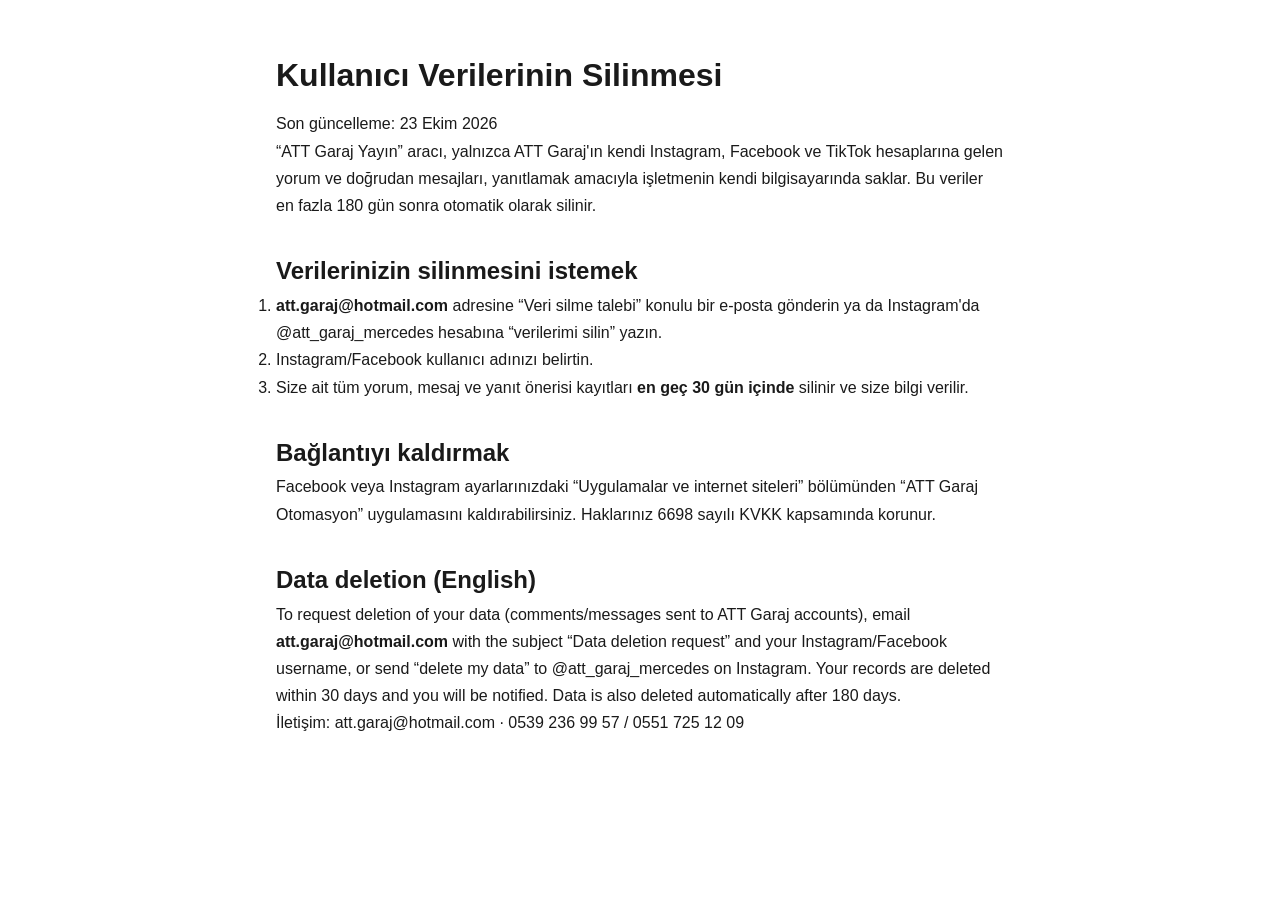
<file: veri-silme.html>
<!doctype html>
<html lang="tr">
<head>
<meta charset="utf-8" />
<meta name="viewport" content="width=device-width, initial-scale=1" />
<title>Veri Silme — ATT Garaj</title>
<link rel="stylesheet" href="style.css" />
<style>main.yasal{max-width:760px;margin:0 auto;padding:48px 16px;line-height:1.7}main.yasal h1{margin-bottom:8px}main.yasal h2{margin-top:32px}</style>
</head>
<body>
<main class="yasal">
<h1>Kullanıcı Verilerinin Silinmesi</h1>
<p>Son güncelleme: 23 Ekim 2026</p>
<p>“ATT Garaj Yayın” aracı, yalnızca ATT Garaj'ın kendi Instagram, Facebook ve TikTok hesaplarına gelen yorum ve
doğrudan mesajları, yanıtlamak amacıyla işletmenin kendi bilgisayarında saklar. Bu veriler en fazla 180 gün sonra
otomatik olarak silinir.</p>
<h2>Verilerinizin silinmesini istemek</h2>
<ol>
<li><b>att.garaj@hotmail.com</b> adresine “Veri silme talebi” konulu bir e-posta gönderin ya da Instagram'da
@att_garaj_mercedes hesabına “verilerimi silin” yazın.</li>
<li>Instagram/Facebook kullanıcı adınızı belirtin.</li>
<li>Size ait tüm yorum, mesaj ve yanıt önerisi kayıtları <b>en geç 30 gün içinde</b> silinir ve size bilgi verilir.</li>
</ol>
<h2>Bağlantıyı kaldırmak</h2>
<p>Facebook veya Instagram ayarlarınızdaki “Uygulamalar ve internet siteleri” bölümünden “ATT Garaj Otomasyon”
uygulamasını kaldırabilirsiniz. Haklarınız 6698 sayılı KVKK kapsamında korunur.</p>
<h2>Data deletion (English)</h2>
<p>To request deletion of your data (comments/messages sent to ATT Garaj accounts), email
<b>att.garaj@hotmail.com</b> with the subject “Data deletion request” and your Instagram/Facebook username, or send
“delete my data” to @att_garaj_mercedes on Instagram. Your records are deleted within 30 days and you will be
notified. Data is also deleted automatically after 180 days.</p>
<p>İletişim: att.garaj@hotmail.com · 0539 236 99 57 / 0551 725 12 09</p>
</main>
</body>
</html>
</file>
<file: style.css>
/* ===== RESET & BASE ===== */
*, *::before, *::after { box-sizing: border-box; margin: 0; padding: 0; }
html { scroll-behavior: smooth; font-size: 16px; }
body {
  font-family: 'Inter', sans-serif;
  color: #1a1a1a;
  background: #fff;
  line-height: 1.6;
  font-weight: 500;
  -webkit-font-smoothing: antialiased;
}
a { text-decoration: none; color: inherit; }

/* ===== VARIABLES ===== */
:root {
  --black:   #0a0a0a;
  --dark:    #111111;
  --dark2:   #1a1a1a;
  --mid:     #2a2a2a;
  --gray:    #888888;
  --silver:  #c8c8c8;
  --light:   #f4f4f4;
  --white:   #ffffff;
  --gold:    #ADADAD;
  --gold-lt: #C8C8C8;
}

/* ===== CONTAINER ===== */
.container { max-width: 1240px; margin: 0 auto; padding: 0 32px; }

/* ===== BUTTONS ===== */
.btn-silver {
  display: inline-block;
  background: var(--gold);
  color: #111111;
  padding: 13px 32px;
  font-size: 13px;
  font-weight: 600;
  letter-spacing: 1px;
  text-transform: uppercase;
  border: none;
  cursor: pointer;
  transition: background 0.2s, transform 0.15s;
}
.btn-silver:hover { background: var(--gold-lt); transform: translateY(-1px); }
.btn-ghost {
  display: inline-block;
  border: 1px solid rgba(255,255,255,0.35);
  color: rgba(255,255,255,0.85);
  padding: 13px 32px;
  font-size: 13px;
  font-weight: 500;
  letter-spacing: 1px;
  text-transform: uppercase;
  transition: border-color 0.2s, color 0.2s;
}
.btn-ghost:hover { border-color: var(--gold); color: var(--gold); }
.full-width { width: 100%; text-align: center; }

/* ===== SECTION HEADER ===== */
.section-header { text-align: center; margin-bottom: 64px; }
.section-header h2 { font-size: clamp(28px, 3.5vw, 44px); font-weight: 700; letter-spacing: -0.5px; margin-bottom: 16px; }
.section-header p { color: var(--gray); font-size: 16px; max-width: 560px; margin: 0 auto; }
.section-header.light h2 { color: var(--white); }
.section-header.light p { color: rgba(255,255,255,0.55); }
.section-tag {
  display: inline-block;
  font-size: 11px;
  font-weight: 700;
  letter-spacing: 3px;
  text-transform: uppercase;
  color: var(--gray);
  margin-bottom: 16px;
  padding-bottom: 12px;
  border-bottom: 1px solid var(--silver);
}
.section-tag.silver { color: var(--gold); border-bottom-color: var(--gold); }

/* ===== TOP BAR ===== */
.topbar {
  background: var(--black);
  border-bottom: 1px solid rgba(173,173,173,0.2);
  padding: 9px 0;
}
.topbar-inner {
  display: flex;
  justify-content: space-between;
  align-items: center;
  font-size: 12px;
  color: rgba(255,255,255,0.5);
  letter-spacing: 0.3px;
}
.topbar-right { display: flex; align-items: center; gap: 12px; }
.topbar-right a { color: var(--gold); font-weight: 500; }
.topbar-right a:hover { color: var(--gold-lt); }

/* ===== NAVBAR ===== */
.navbar {
  position: sticky;
  top: 0;
  z-index: 200;
  background: rgba(10,10,10,0.97);
  backdrop-filter: blur(12px);
  border-bottom: 1px solid rgba(255,255,255,0.06);
  transition: box-shadow 0.3s;
}
.navbar.scrolled { box-shadow: 0 4px 32px rgba(0,0,0,0.6); }
.nav-inner {
  display: flex;
  align-items: center;
  height: 72px;
  gap: 40px;
}
.logo { display: flex; align-items: center; gap: 14px; }
.logo-emblem { flex-shrink: 0; }
.logo-text-wrap { display: flex; flex-direction: column; }
.logo-main { font-size: 17px; font-weight: 700; color: var(--white); letter-spacing: 3px; line-height: 1; }
.logo-sub { font-size: 10px; font-weight: 400; color: rgba(255,255,255,0.45); letter-spacing: 1px; margin-top: 4px; text-transform: uppercase; }
.nav-links { display: flex; gap: 36px; margin-left: auto; }
.nav-links a {
  color: rgba(255,255,255,0.65);
  font-size: 12px;
  font-weight: 500;
  letter-spacing: 1.5px;
  text-transform: uppercase;
  transition: color 0.2s;
}
.nav-links a:hover { color: var(--gold); }
.nav-cta { margin-left: 8px; }
.hamburger {
  display: none;
  flex-direction: column;
  justify-content: space-between;
  width: 26px; height: 18px;
  background: none; border: none; cursor: pointer;
  margin-left: auto;
}
.hamburger span { display: block; height: 1.5px; background: #fff; border-radius: 2px; transition: transform 0.3s; }
.mobile-menu {
  display: none; flex-direction: column;
  background: var(--dark); padding: 8px 32px 24px; gap: 0;
  border-top: 1px solid rgba(255,255,255,0.06);
}
.mobile-menu a {
  color: rgba(255,255,255,0.7); font-size: 13px; font-weight: 500;
  letter-spacing: 1.5px; text-transform: uppercase;
  padding: 14px 0; border-bottom: 1px solid rgba(255,255,255,0.06);
}
.mobile-cta { margin-top: 20px; text-align: center; }
.mobile-menu.open { display: flex; }

/* ===== HERO ===== */
.hero {
  position: relative;
  min-height: 100vh;
  display: flex;
  align-items: center;
  background: var(--black);
  overflow: hidden;
}
.hero-bg { position: absolute; inset: 0; }
.hero-gradient {
  position: absolute; inset: 0;
  background: radial-gradient(ellipse 80% 80% at 70% 50%, rgba(173,173,173,0.06) 0%, transparent 70%),
              linear-gradient(180deg, rgba(0,0,0,0) 0%, rgba(0,0,0,0.4) 100%);
}
.hero-pattern {
  position: absolute; inset: 0; opacity: 0.04;
  background-image: repeating-linear-gradient(0deg, #fff 0, #fff 1px, transparent 1px, transparent 80px),
                    repeating-linear-gradient(90deg, #fff 0, #fff 1px, transparent 1px, transparent 80px);
}
.hero-content { position: relative; z-index: 1; padding: 120px 32px 80px; max-width: 800px; }
.hero-label {
  display: flex; align-items: center; gap: 16px;
  font-size: 11px; font-weight: 600; letter-spacing: 3px;
  color: var(--gold); text-transform: uppercase; margin-bottom: 32px;
}
.label-line { flex: 0 0 32px; height: 1px; background: var(--gold); }
.hero-content h1 {
  font-size: clamp(40px, 7vw, 80px); font-weight: 700; color: var(--white);
  line-height: 1.05; letter-spacing: -1px; margin-bottom: 24px;
}
.hero-content h1 em { font-style: normal; color: var(--gold); }
.hero-content p { font-size: 17px; color: rgba(255,255,255,0.6); max-width: 520px; margin-bottom: 40px; font-weight: 300; line-height: 1.8; }
.hero-cta { display: flex; gap: 16px; flex-wrap: wrap; margin-bottom: 64px; }
.hero-divider { width: 64px; height: 1px; background: rgba(173,173,173,0.4); margin-bottom: 48px; }
.hero-stats { display: flex; gap: 0; flex-wrap: wrap; }
.stat { padding: 0 40px 0 0; }
.stat:first-child { padding-left: 0; }
.stat-num { display: block; font-size: 36px; font-weight: 700; color: var(--white); line-height: 1; }
.stat-num sup { font-size: 18px; color: var(--gold); }
.stat-label { display: block; font-size: 11px; letter-spacing: 1px; color: rgba(255,255,255,0.4); text-transform: uppercase; margin-top: 6px; }
.stat-sep { width: 1px; background: rgba(255,255,255,0.1); margin: 4px 40px 4px 0; align-self: stretch; }
.hero-scroll {
  position: absolute; bottom: 40px; left: 50%; transform: translateX(-50%);
  display: flex; flex-direction: column; align-items: center;
}
.hero-scroll span {
  width: 1px; height: 48px;
  background: linear-gradient(to bottom, var(--gold), transparent);
  animation: scrollLine 2s ease-in-out infinite;
}
@keyframes scrollLine { 0%,100%{opacity:0.2} 50%{opacity:1} }

/* ===== SERVICES ===== */
.services { padding: 120px 0; background: var(--light); }
.services-grid { display: grid; grid-template-columns: repeat(3, 1fr); gap: 2px; }
.svc-card {
  background: var(--white);
  padding: 48px 36px;
  position: relative;
  transition: background 0.3s;
  cursor: default;
}
.svc-card:hover { background: var(--dark); }
.svc-card:hover h3 { color: var(--white); }
.svc-card:hover p { color: rgba(255,255,255,0.5); }
.svc-card:hover .svc-num { color: rgba(173,173,173,0.15); }
.svc-card:hover .svc-arrow { color: var(--gold); }
.svc-num {
  position: absolute; top: 28px; right: 28px;
  font-size: 48px; font-weight: 800; color: rgba(0,0,0,0.04);
  line-height: 1; transition: color 0.3s;
}
.svc-icon { margin-bottom: 24px; }
.svc-card h3 { font-size: 18px; font-weight: 700; margin-bottom: 12px; color: var(--dark); transition: color 0.3s; }
.svc-card p { font-size: 14px; color: var(--gray); line-height: 1.7; transition: color 0.3s; }
.svc-arrow { margin-top: 24px; font-size: 20px; color: transparent; transition: color 0.3s; }

/* ===== ABOUT ===== */
.about { padding: 120px 0; }
.about-inner { display: grid; grid-template-columns: 1fr 1.2fr; gap: 80px; align-items: center; }
.about-visual { display: flex; flex-direction: column; gap: 16px; }
.about-card-main {
  background: var(--dark);
  border: 1px solid rgba(173,173,173,0.15);
  border-radius: 2px;
  padding: 60px 40px;
  display: flex; flex-direction: column; align-items: center;
  gap: 12px; text-align: center;
}
.about-icon-large { margin-bottom: 8px; }
.about-card-label { font-size: 20px; font-weight: 700; color: var(--white); letter-spacing: 3px; }
.about-card-sub { font-size: 13px; color: rgba(255,255,255,0.45); letter-spacing: 1px; }
.about-badge-list { display: flex; gap: 8px; flex-wrap: wrap; }
.about-badge {
  background: var(--light); border: 1px solid #e4e4e4;
  padding: 10px 16px; font-size: 12px; font-weight: 600; color: var(--dark2);
  letter-spacing: 0.5px; flex: 1; text-align: center;
}
.about-text { display: flex; flex-direction: column; gap: 0; }
.about-text h2 { font-size: clamp(28px, 3vw, 42px); font-weight: 700; letter-spacing: -0.5px; margin-bottom: 20px; margin-top: 16px; }
.about-text > p { font-size: 15px; color: #555; line-height: 1.8; margin-bottom: 16px; }
.about-features { display: flex; flex-direction: column; gap: 10px; margin: 24px 0 36px; }
.af-item { display: flex; align-items: center; gap: 14px; font-size: 14px; color: var(--dark2); }
.af-dot { width: 6px; height: 6px; background: var(--gold); flex-shrink: 0; }

/* ===== EXPERTISE ===== */
.expertise { padding: 120px 0; background: var(--dark); }
.models-grid { display: grid; grid-template-columns: repeat(4, 1fr); gap: 2px; margin-top: 64px; }
.model-item {
  padding: 36px 24px;
  font-size: 13px; font-weight: 700; letter-spacing: 2px;
  text-transform: uppercase; color: rgba(255,255,255,0.45);
  border: 1px solid rgba(255,255,255,0.06);
  text-align: center;
  transition: color 0.2s, border-color 0.2s, background 0.2s;
  cursor: default;
}
.model-item:hover { color: var(--gold); border-color: rgba(173,173,173,0.3); background: rgba(197,160,40,0.04); }
.model-item.featured { color: var(--gold); border-color: rgba(173,173,173,0.4); background: rgba(173,173,173,0.06); }

/* ===== WHY ===== */
.why { padding: 120px 0; background: var(--light); }
.why-grid { display: grid; grid-template-columns: repeat(4, 1fr); gap: 2px; }
.why-card {
  background: var(--white);
  padding: 48px 32px;
  position: relative;
}
.why-card--accent { background: var(--dark); }
.why-card--accent h3 { color: var(--white); }
.why-card--accent p { color: rgba(255,255,255,0.45); }
.why-card--accent .why-num { color: rgba(173,173,173,0.15); }
.why-num {
  font-size: 56px; font-weight: 800; color: rgba(0,0,0,0.04);
  line-height: 1; margin-bottom: 32px;
}
.why-card h3 { font-size: 18px; font-weight: 700; line-height: 1.3; margin-bottom: 16px; color: var(--dark); }
.why-card p { font-size: 14px; color: var(--gray); line-height: 1.7; }

/* ===== CONTACT ===== */
.contact { padding: 120px 0 0; background: var(--white); }
.contact-inner { display: grid; grid-template-columns: 1fr 1.1fr; gap: 80px; padding-bottom: 80px; align-items: start; }
.contact-info h2 { font-size: clamp(28px,3vw,40px); font-weight: 700; letter-spacing: -0.5px; margin-bottom: 16px; margin-top: 16px; }
.contact-info > p { font-size: 15px; color: #555; margin-bottom: 40px; line-height: 1.8; }
.contact-items { display: flex; flex-direction: column; gap: 28px; }
.ci { display: flex; gap: 18px; align-items: flex-start; }
.ci-icon {
  width: 40px; height: 40px; background: rgba(173,173,173,0.08);
  border: 1px solid rgba(173,173,173,0.2); flex-shrink: 0;
  display: flex; align-items: center; justify-content: center;
}
.ci strong { display: block; font-size: 11px; font-weight: 700; letter-spacing: 1.5px; text-transform: uppercase; color: #888; margin-bottom: 5px; }
.ci p, .ci a { font-size: 15px; color: var(--dark2); line-height: 1.5; }
.ci a:hover { color: var(--gold); }

/* form */
.contact-form {
  background: var(--dark);
  padding: 48px 44px;
  border: 1px solid rgba(255,255,255,0.06);
}
.form-header { margin-bottom: 32px; }
.form-header h3 { font-size: 22px; font-weight: 700; color: var(--white); margin-bottom: 6px; }
.form-header p { font-size: 13px; color: rgba(255,255,255,0.4); }
.form-row { display: grid; grid-template-columns: 1fr 1fr; gap: 16px; }
.form-group { display: flex; flex-direction: column; gap: 7px; margin-bottom: 16px; }
.form-group label { font-size: 11px; font-weight: 600; letter-spacing: 1.5px; text-transform: uppercase; color: rgba(255,255,255,0.4); }
.form-group input,
.form-group select,
.form-group textarea {
  background: rgba(255,255,255,0.04);
  border: 1px solid rgba(255,255,255,0.1);
  padding: 13px 16px;
  font-size: 14px;
  font-family: inherit;
  color: var(--white);
  outline: none;
  transition: border-color 0.2s;
}
.form-group input::placeholder,
.form-group textarea::placeholder { color: rgba(255,255,255,0.25); }
.form-group select { color: rgba(255,255,255,0.6); }
.form-group select option { background: var(--dark2); }
.form-group input:focus,
.form-group select:focus,
.form-group textarea:focus { border-color: var(--gold); }
.form-success {
  display: none; margin-top: 16px; text-align: center;
  font-size: 13px; color: var(--gold);
  padding: 12px; border: 1px solid rgba(173,173,173,0.3);
  background: rgba(173,173,173,0.06);
}
.map-wrap { width: 100%; }
.map-wrap iframe { display: block; }

/* ===== FOOTER ===== */
.footer { background: var(--black); border-top: 1px solid rgba(255,255,255,0.06); }
.footer-inner {
  display: grid; grid-template-columns: 2fr 1fr 1fr 1fr;
  gap: 48px; padding: 72px 32px 56px;
}
.footer-brand p { font-size: 13px; color: rgba(255,255,255,0.35); line-height: 1.8; margin-top: 20px; max-width: 240px; }
.footer-logo { display: flex; align-items: center; gap: 14px; margin-bottom: 4px; }
.footer-name { display: block; font-size: 16px; font-weight: 700; color: var(--white); letter-spacing: 3px; }
.footer-sub { display: block; font-size: 10px; color: rgba(255,255,255,0.35); letter-spacing: 1px; margin-top: 3px; text-transform: uppercase; }
.footer-links-col { display: flex; flex-direction: column; gap: 12px; }
.footer-links-col strong { font-size: 11px; font-weight: 700; letter-spacing: 2px; text-transform: uppercase; color: rgba(255,255,255,0.4); margin-bottom: 4px; }
.footer-links-col a, .footer-links-col span { font-size: 13px; color: rgba(255,255,255,0.45); line-height: 1; transition: color 0.2s; }
.footer-links-col a:hover { color: var(--gold); }
.footer-bottom { border-top: 1px solid rgba(255,255,255,0.06); padding: 20px 0; }
.footer-bottom-inner {
  display: flex; justify-content: space-between; align-items: center;
  font-size: 12px; color: rgba(255,255,255,0.25); letter-spacing: 0.3px;
}

/* ===== RANDEVU CTA ===== */
.randevu-cta { background: var(--dark); border-top: 1px solid rgba(255,255,255,0.06); border-bottom: 1px solid rgba(255,255,255,0.06); padding: 64px 0; }
.rcta-inner { display: flex; align-items: center; justify-content: space-between; gap: 40px; flex-wrap: wrap; }
.rcta-text h2 { font-size: clamp(22px,3vw,34px); color: var(--white); font-weight: 800; margin-bottom: 8px; }
.rcta-text p { color: rgba(255,255,255,0.5); font-size: 15px; font-weight: 500; }

/* ===== MEDIA GALLERY ===== */
.media-section { padding: 120px 0; background: var(--light); }
.media-grid { display: grid; grid-template-columns: repeat(3,1fr); gap: 12px; min-height: 200px; }
.media-empty { grid-column: 1/-1; display: flex; flex-direction: column; align-items: center; justify-content: center; padding: 80px 20px; text-align: center; background: #fff; border: 2px dashed #ddd; }
.media-empty-icon { font-size: 48px; margin-bottom: 16px; }
.media-empty p { color: var(--gray); font-size: 15px; font-weight: 500; line-height: 1.7; }
.media-item { position: relative; overflow: hidden; background: var(--dark); aspect-ratio: 4/3; cursor: pointer; }
.media-item img { width: 100%; height: 100%; object-fit: cover; display: block; transition: transform 0.4s; }
.media-item:hover img { transform: scale(1.05); }
.media-item-overlay { position: absolute; inset: 0; background: linear-gradient(to top, rgba(0,0,0,0.7) 0%, transparent 60%); display: flex; align-items: flex-end; padding: 16px; }
.media-item-caption { color: #fff; font-size: 13px; font-weight: 600; }
.media-item-video { position: relative; aspect-ratio: 4/3; overflow: hidden; background: #000; }
.media-item-video iframe { width: 100%; height: 100%; border: 0; }
.media-play-btn { position: absolute; inset: 0; display: flex; align-items: center; justify-content: center; background: rgba(0,0,0,0.4); }
.media-play-btn svg { width: 56px; height: 56px; }
.media-more { text-align: center; margin-top: 40px; }
.btn-ghost-dark { display: inline-block; border: 1px solid rgba(0,0,0,0.2); color: var(--dark); padding: 13px 40px; font-size: 13px; font-weight: 700; letter-spacing: 1px; text-transform: uppercase; transition: border-color 0.2s, color 0.2s; }
.btn-ghost-dark:hover { border-color: var(--dark); }

/* ===== CONTACT SIMPLE ===== */
.contact-simple { grid-template-columns: 1fr 1.3fr; }
.contact-map-col { overflow: hidden; }

/* ===== BOLD OVERRIDES ===== */
h1,h2,h3,h4,h5,h6 { font-weight: 800; }
.section-header h2, .about-text h2, .contact-info h2 { font-weight: 800; }
.hero-content h1 { font-weight: 800; }
.hero-content p { font-weight: 500; }
.svc-card h3, .why-card h3, .form-header h3 { font-weight: 800; }
.stat-num { font-weight: 800; }
.nav-links a { font-weight: 700; }
.section-tag { font-weight: 800; }
.svc-card p, .why-card p, .contact-info > p { font-weight: 500; }
.ci p, .ci a { font-weight: 600; }
.about-list li, .af-item span { font-weight: 600; }
.model-item { font-weight: 800; }
.topbar-inner { font-weight: 600; }
.footer-links-col a, .footer-links-col span { font-weight: 600; }

/* ===== ANIMATIONS ===== */
[data-animate] { opacity: 0; transform: translateY(28px); transition: opacity 0.65s ease, transform 0.65s ease; }
[data-animate].visible { opacity: 1; transform: none; }

/* ===== RESPONSIVE ===== */
@media (max-width: 1024px) {
  .services-grid { grid-template-columns: repeat(2,1fr); }
  .models-grid { grid-template-columns: repeat(4,1fr); }
  .why-grid { grid-template-columns: repeat(2,1fr); }
  .footer-inner { grid-template-columns: 1fr 1fr; gap: 40px; }
}
@media (max-width: 860px) {
  .about-inner { grid-template-columns: 1fr; gap: 48px; }
  .contact-inner { grid-template-columns: 1fr; gap: 48px; }
  .models-grid { grid-template-columns: repeat(2,1fr); }
}
@media (max-width: 640px) {
  .container { padding: 0 20px; }
  .topbar-inner span:first-child { display: none; }
  .nav-links, .nav-cta { display: none; }
  .hamburger { display: flex; }
  .hero-stats { gap: 0; flex-wrap: wrap; }
  .stat { padding: 0 24px 0 0; margin-bottom: 24px; }
  .stat-sep { display: none; }
  .services-grid { grid-template-columns: 1fr; }
  .models-grid { grid-template-columns: repeat(2,1fr); }
  .why-grid { grid-template-columns: 1fr; }
  .form-row { grid-template-columns: 1fr; }
  .footer-inner { grid-template-columns: 1fr; gap: 36px; padding: 48px 20px 40px; }
  .footer-bottom-inner { flex-direction: column; gap: 8px; text-align: center; }
  .contact-form { padding: 32px 24px; }
}
</file>
